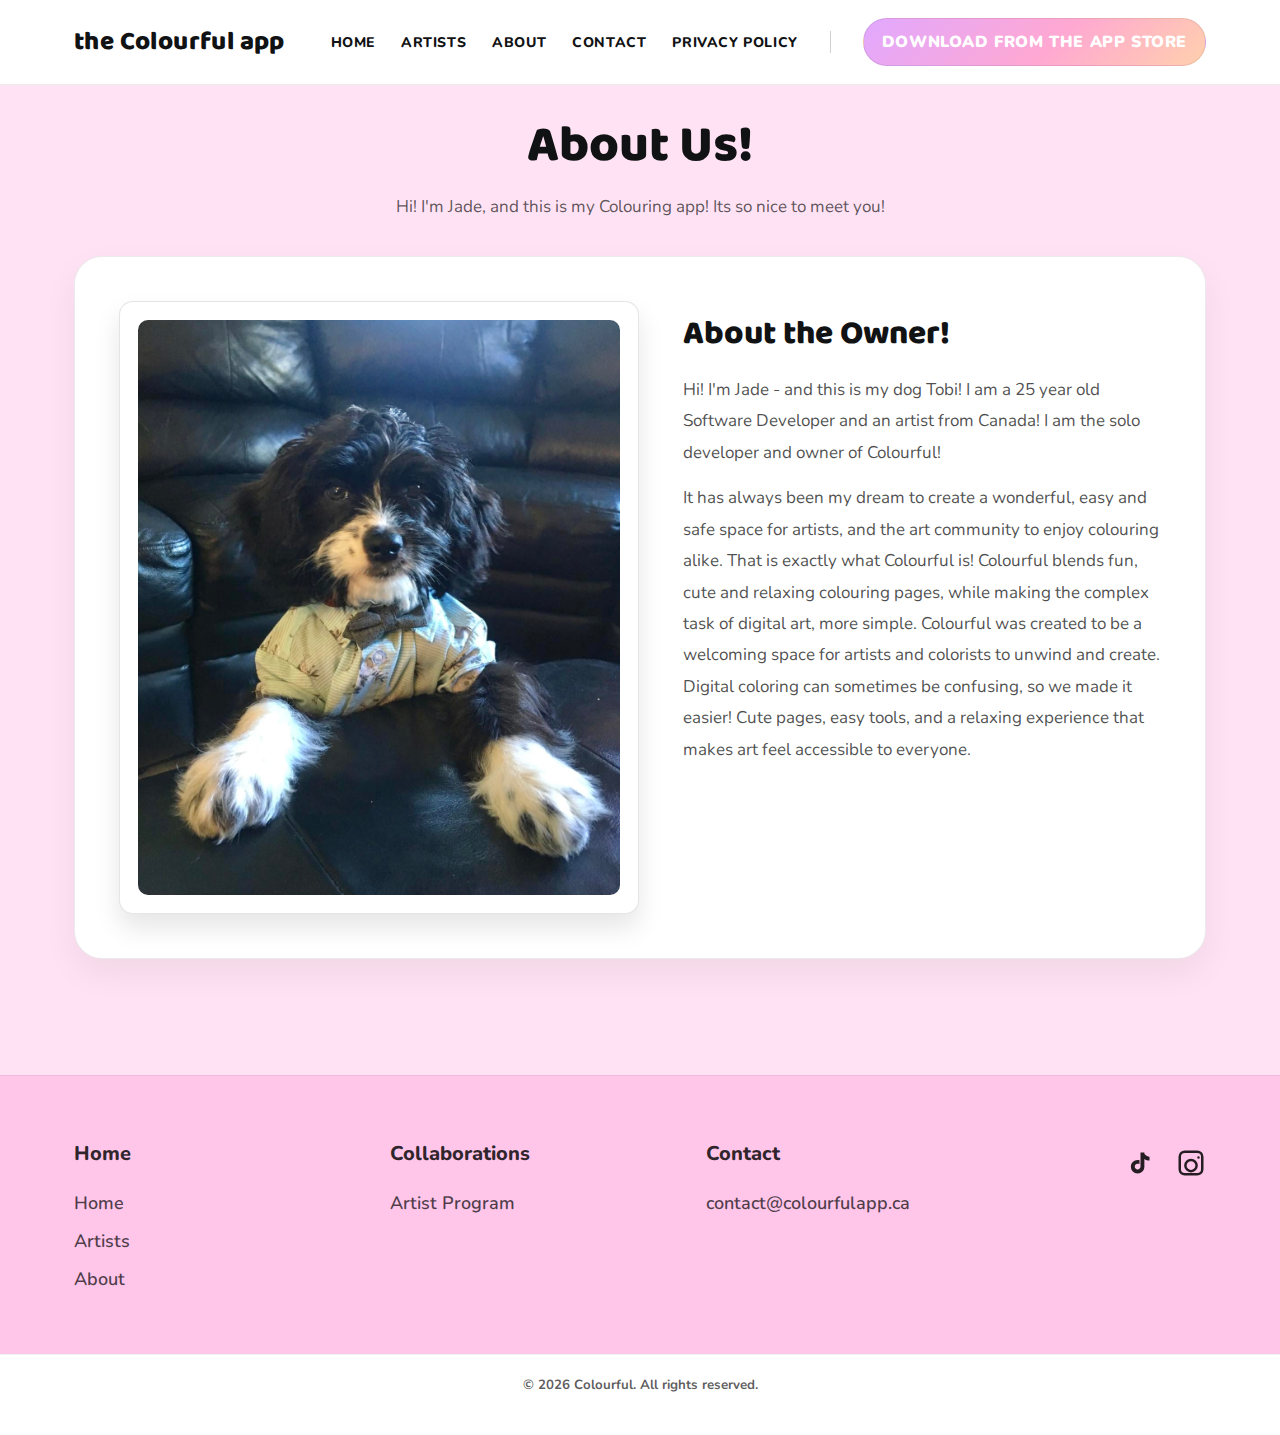
<file: about.html>
<!doctype html>
<html lang="en">
<head>
  <meta charset="UTF-8" />
  <meta name="viewport" content="width=device-width, initial-scale=1.0" />
  <title>Artists | Colourful</title>

  <link rel="preconnect" href="https://fonts.googleapis.com">
  <link rel="preconnect" href="https://fonts.gstatic.com" crossorigin>
  <link href="https://fonts.googleapis.com/css2?family=Nunito:wght@400;600;700;800&family=Baloo+2:wght@600;700;800&display=swap" rel="stylesheet">

  <link rel="icon" type="image/png" sizes="32x32" href="./ColourMeicon.png">
<link rel="icon" type="image/png" sizes="16x16" href="./ColourMeicon.png">
<link rel="apple-touch-icon" sizes="180x180" href="./ColourMeicon.png">

  <link rel="stylesheet" href="styles.css" />
  <link rel="icon" href="./ColourMeicon.png">
</head>

<body>

 <!-- Main nav -->
  <header class="header">
    <div class="wrap header__inner">
      <a class="brand" href="#">
        <span class="brand__title">the Colourful app</span>
      </a>

      <button class="navToggle" type="button" aria-label="Open menu" aria-expanded="false" aria-controls="primaryNav">
  ☰
</button>

     <nav class="nav" aria-label="Primary navigation">
     <a href="index.html" class="nav__link">Home</a>
     <a href="artists.html" class="nav__link">Artists</a>
     <a href="about.html" class="nav__link">About</a>
     <a href="contact.html" class="nav__link">Contact</a>
     <a href="privacy.html" class="nav__link">Privacy Policy</a>

        <span class="nav__divider" aria-hidden="true"></span>

        <a class="nav__cta" href="https://apps.apple.com/ca/app/colourful/id6755753703">Download from the App Store</a>
      </nav>
    </div>
  </header>

  <main class="artistsPage">
    <div class="wrap">
      <header class="artistsHeader">
        <h1 class="artistsHeader__title">About Us!</h1>
        <p class="artistsHeader__subtitle">
          Hi! I'm Jade, and this is my Colouring app! Its so nice to meet you!
        </p>
      </header>

      <!-- ====== ARTIST BLOCK 1 ====== -->
      <section class="artistBlock">
        <div class="artistBlock__media">
          <div class="artistBlock__coverFrame">
            <img
              src="./tobi.png"
              alt="Image of Jade's dog, tobi!"
              class="artistBlock__cover"
              loading="lazy"
            />
          </div>

        
        </div>

        <div class="artistBlock__content">
          <h2 class="artistBlock__title">About the Owner!</h2>

         

          <div class="artistBlock__text">
            <p>
              Hi! I'm Jade - and this is my dog Tobi! I am a 25 year old Software Developer and an
              artist from Canada! I am the solo developer and owner of Colourful! 
            </p>
            <p>
              It has always been my dream to create a wonderful, easy and safe space for artists,
              and the art community to enjoy colouring alike. That is exactly what Colourful is! Colourful blends fun, cute
              and relaxing colouring pages, while making the complex task of digital art, more simple. Colourful was created to be a welcoming space for artists 
              and colorists to unwind and create. Digital coloring can sometimes be confusing, so we made it easier! Cute pages, easy tools, and a relaxing experience 
              that makes art feel accessible to everyone.
            </p>
          </div>
        </div>
      </section>

      

    </div>
  </main>


  <!-- ✅ Mega footer moved OUTSIDE the .wrap so it can stretch full width -->
  <section class="megaFooter" aria-label="Footer links">
    <div class="wrap megaFooter__inner">
      <div class="megaFooter__cols">

        <div class="megaFooter__col">
          <h3 class="megaFooter__title">Home</h3>
          <a class="megaFooter__link" href="./index.html">Home</a>
          <a class="megaFooter__link" href="./artists.html">Artists</a>
          <a class="megaFooter__link" href="./about.html">About</a>
        </div>

        <div class="megaFooter__col">
          <h3 class="megaFooter__title">Collaborations</h3>
          <a class="megaFooter__link" href="./artistprogram.html">Artist Program</a>
        </div>

        <div class="megaFooter__col">
  <h3 class="megaFooter__title">Contact</h3>
  <a
    class="megaFooter__link"
    href="mailto:contact@colourfulapp.ca?subject=Colourful%20Support&body=Hi%20Colourful%20team%2C%0A%0A"
  >
    contact@colourfulapp.ca
  </a>
</div>


      </div>

      <div class="megaFooter__social" aria-label="Social links">
        <!-- Replace # with your real links -->
        <a class="socialIcon" href="https://www.tiktok.com/@colourful.app" aria-label="TikTok" target="_blank" rel="noopener noreferrer">
          <svg viewBox="0 0 24 24" aria-hidden="true">
            <path d="M16.7 5.2c1 1 2.3 1.6 3.7 1.7V10c-1.5 0-2.9-.4-4.1-1.2v6.2c0 3-2.4 5.4-5.4 5.4S5.5 18 5.5 15s2.4-5.4 5.4-5.4c.5 0 1 .1 1.5.2v3c-.5-.2-1-.3-1.5-.3-1.3 0-2.3 1-2.3 2.3s1 2.3 2.3 2.3 2.3-1 2.3-2.3V3.5h3c0 .6.2 1.2.5 1.7z"/>
          </svg>
        </a>

        <a class="socialIcon" href="https://www.instagram.com/colourful.app/" aria-label="Instagram" target="_blank" rel="noopener noreferrer">
          <svg viewBox="0 0 24 24" aria-hidden="true">
            <path d="M7 2h10a5 5 0 0 1 5 5v10a5 5 0 0 1-5 5H7a5 5 0 0 1-5-5V7a5 5 0 0 1 5-5zm10 2H7a3 3 0 0 0-3 3v10a3 3 0 0 0 3 3h10a3 3 0 0 0 3-3V7a3 3 0 0 0-3-3zm-5 4.5A5.5 5.5 0 1 1 6.5 14 5.5 5.5 0 0 1 12 8.5zm0 2A3.5 3.5 0 1 0 15.5 14 3.5 3.5 0 0 0 12 10.5zM18 6.6a1 1 0 1 1-1 1 1 1 0 0 1 1-1z"/>
          </svg>
        </a>
      </div>
    </div>
  </section>

  <footer class="footer">
    <div class="wrap footer__inner">
      <small>© <span id="year"></span> Colourful. All rights reserved.</small>
    </div>
  </footer>

  <script>
    document.getElementById("year").textContent = new Date().getFullYear();
  </script>
</body>
</html>
</file>
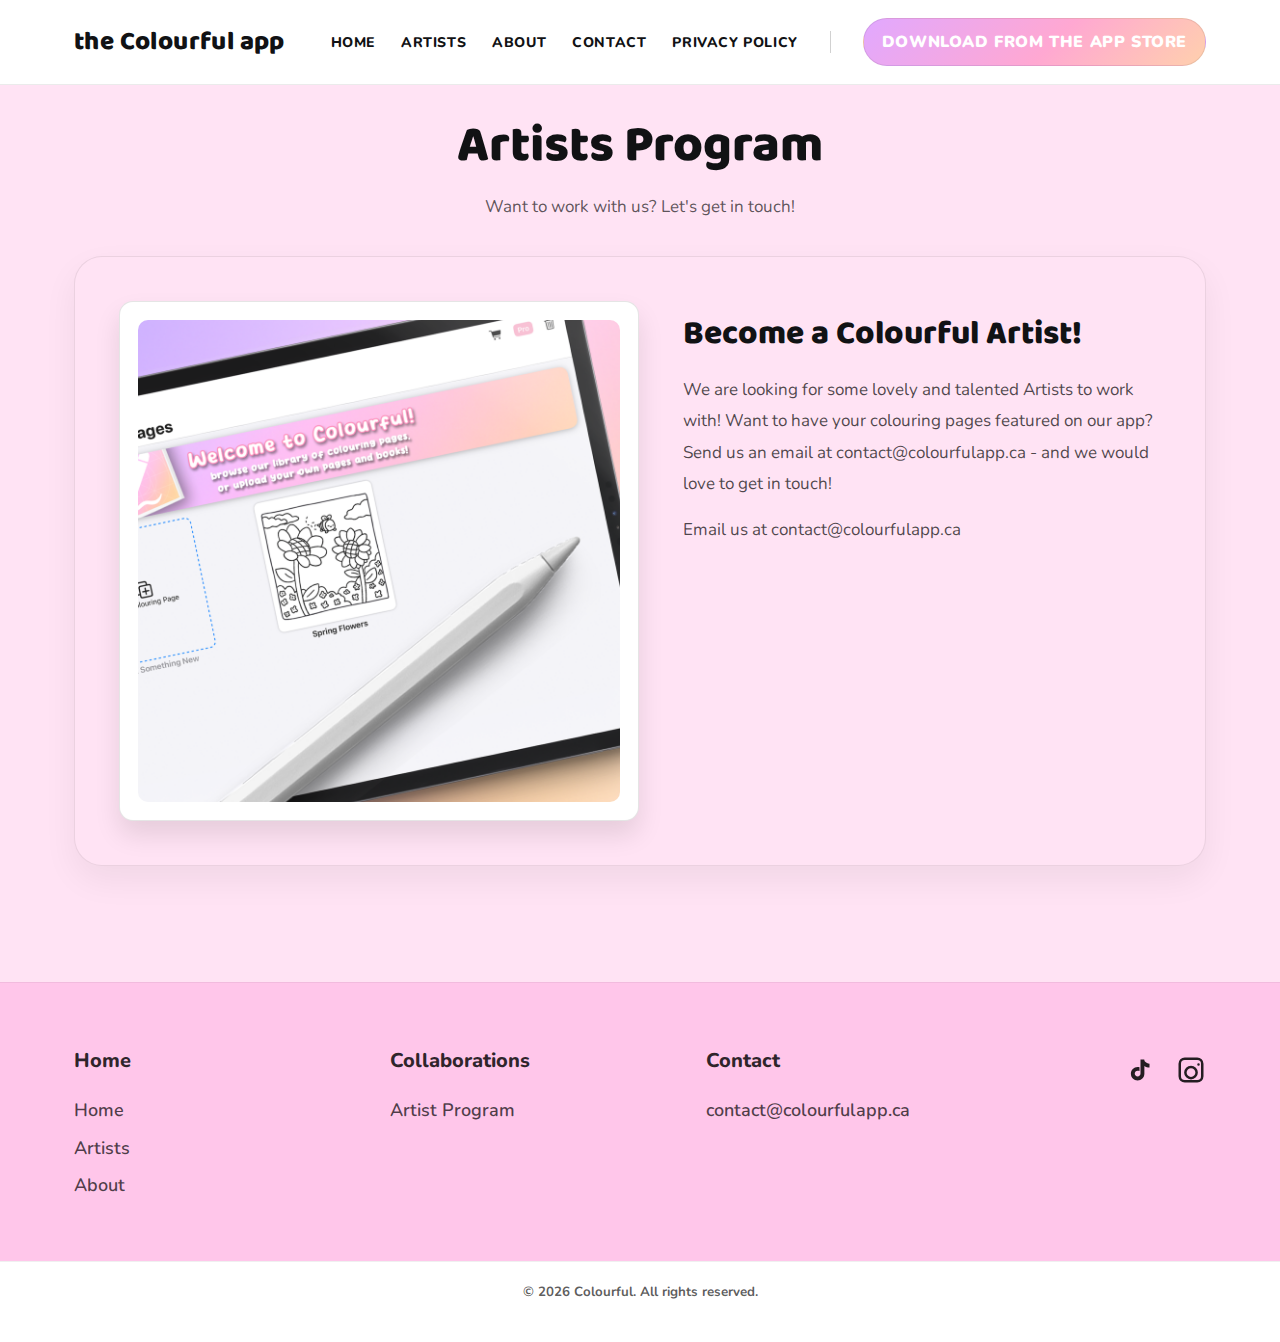
<file: artistprogram.html>
<!doctype html>
<html lang="en">
<head>
  <meta charset="UTF-8" />
  <meta name="viewport" content="width=device-width, initial-scale=1.0" />
  <title>Artists | Colourful</title>

  <link rel="preconnect" href="https://fonts.googleapis.com">
  <link rel="preconnect" href="https://fonts.gstatic.com" crossorigin>
  <link href="https://fonts.googleapis.com/css2?family=Nunito:wght@400;600;700;800&family=Baloo+2:wght@600;700;800&display=swap" rel="stylesheet">

  <link rel="icon" type="image/png" sizes="32x32" href="./ColourMeicon.png">
<link rel="icon" type="image/png" sizes="16x16" href="./ColourMeicon.png">
<link rel="apple-touch-icon" sizes="180x180" href="./ColourMeicon.png">

  <link rel="stylesheet" href="styles.css" />
  <link rel="icon" href="./ColourMeicon.png">
</head>

<body>

 <!-- Main nav -->
  <header class="header">
    <div class="wrap header__inner">
      <a class="brand" href="#">
        <span class="brand__title">the Colourful app</span>
      </a>

      <button class="navToggle" type="button" aria-label="Open menu" aria-expanded="false" aria-controls="primaryNav">
  ☰
</button>

     <nav class="nav" aria-label="Primary navigation">
     <a href="index.html" class="nav__link">Home</a>
     <a href="artists.html" class="nav__link">Artists</a>
     <a href="about.html" class="nav__link">About</a>
     <a href="contact.html" class="nav__link">Contact</a>
     <a href="privacy.html" class="nav__link">Privacy Policy</a>

        <span class="nav__divider" aria-hidden="true"></span>

        <a class="nav__cta" href="https://apps.apple.com/ca/app/colourful/id6755753703">Download from the App Store</a>
      </nav>
    </div>
  </header>

  <main class="artistsPage">
    <div class="wrap">
      <header class="artistsHeader">
        <h1 class="artistsHeader__title">Artists Program</h1>
        <p class="artistsHeader__subtitle">
          Want to work with us? Let's get in touch!
        </p>
      </header>

      <!-- ====== ARTIST BLOCK 1 ====== -->
      <section class="artistBlock artistBlock--program">
        <div class="artistBlock__media">
          <div class="artistBlock__coverFrame">
            <img
              src="./colourfulartistprogram.png"
              alt="Daisy Doodles - Girl Boss coloring book cover"
              class="artistBlock__cover"
              loading="lazy"
            />
          </div>

        
        </div>

        <div class="artistBlock__content">
          <h2 class="artistBlock__title">Become a Colourful Artist!</h2>

         

          <div class="artistBlock__text">
            <p>
              We are looking for some lovely and talented Artists to work with! Want to have your 
              colouring pages featured on our app? Send us an email at contact@colourfulapp.ca - and
              we would love to get in touch! 
            </p>
            <p>
              Email us at contact@colourfulapp.ca
            </p>
          </div>
        </div>
      </section>

      

    </div>
  </main>


  <!-- ✅ Mega footer moved OUTSIDE the .wrap so it can stretch full width -->
  <section class="megaFooter" aria-label="Footer links">
    <div class="wrap megaFooter__inner">
      <div class="megaFooter__cols">

        <div class="megaFooter__col">
          <h3 class="megaFooter__title">Home</h3>
          <a class="megaFooter__link" href="./index.html">Home</a>
          <a class="megaFooter__link" href="./artists.html">Artists</a>
          <a class="megaFooter__link" href="./about.html">About</a>
        </div>

        <div class="megaFooter__col">
          <h3 class="megaFooter__title">Collaborations</h3>
          <a class="megaFooter__link" href="./artistprogram.html">Artist Program</a>
        </div>

        <div class="megaFooter__col">
  <h3 class="megaFooter__title">Contact</h3>
  <a
    class="megaFooter__link"
    href="mailto:contact@colourfulapp.ca?subject=Colourful%20Support&body=Hi%20Colourful%20team%2C%0A%0A"
  >
    contact@colourfulapp.ca
  </a>
</div>


      </div>

      <div class="megaFooter__social" aria-label="Social links">
        <!-- Replace # with your real links -->
        <a class="socialIcon" href="https://www.tiktok.com/@colourful.app" aria-label="TikTok" target="_blank" rel="noopener noreferrer">
          <svg viewBox="0 0 24 24" aria-hidden="true">
            <path d="M16.7 5.2c1 1 2.3 1.6 3.7 1.7V10c-1.5 0-2.9-.4-4.1-1.2v6.2c0 3-2.4 5.4-5.4 5.4S5.5 18 5.5 15s2.4-5.4 5.4-5.4c.5 0 1 .1 1.5.2v3c-.5-.2-1-.3-1.5-.3-1.3 0-2.3 1-2.3 2.3s1 2.3 2.3 2.3 2.3-1 2.3-2.3V3.5h3c0 .6.2 1.2.5 1.7z"/>
          </svg>
        </a>

        <a class="socialIcon" href="https://www.instagram.com/colourful.app/" aria-label="Instagram" target="_blank" rel="noopener noreferrer">
          <svg viewBox="0 0 24 24" aria-hidden="true">
            <path d="M7 2h10a5 5 0 0 1 5 5v10a5 5 0 0 1-5 5H7a5 5 0 0 1-5-5V7a5 5 0 0 1 5-5zm10 2H7a3 3 0 0 0-3 3v10a3 3 0 0 0 3 3h10a3 3 0 0 0 3-3V7a3 3 0 0 0-3-3zm-5 4.5A5.5 5.5 0 1 1 6.5 14 5.5 5.5 0 0 1 12 8.5zm0 2A3.5 3.5 0 1 0 15.5 14 3.5 3.5 0 0 0 12 10.5zM18 6.6a1 1 0 1 1-1 1 1 1 0 0 1 1-1z"/>
          </svg>
        </a>
      </div>
    </div>
  </section>

  <footer class="footer">
    <div class="wrap footer__inner">
      <small>© <span id="year"></span> Colourful. All rights reserved.</small>
    </div>
  </footer>

  <script>
    document.getElementById("year").textContent = new Date().getFullYear();
  </script>
</body>
</html>
</file>
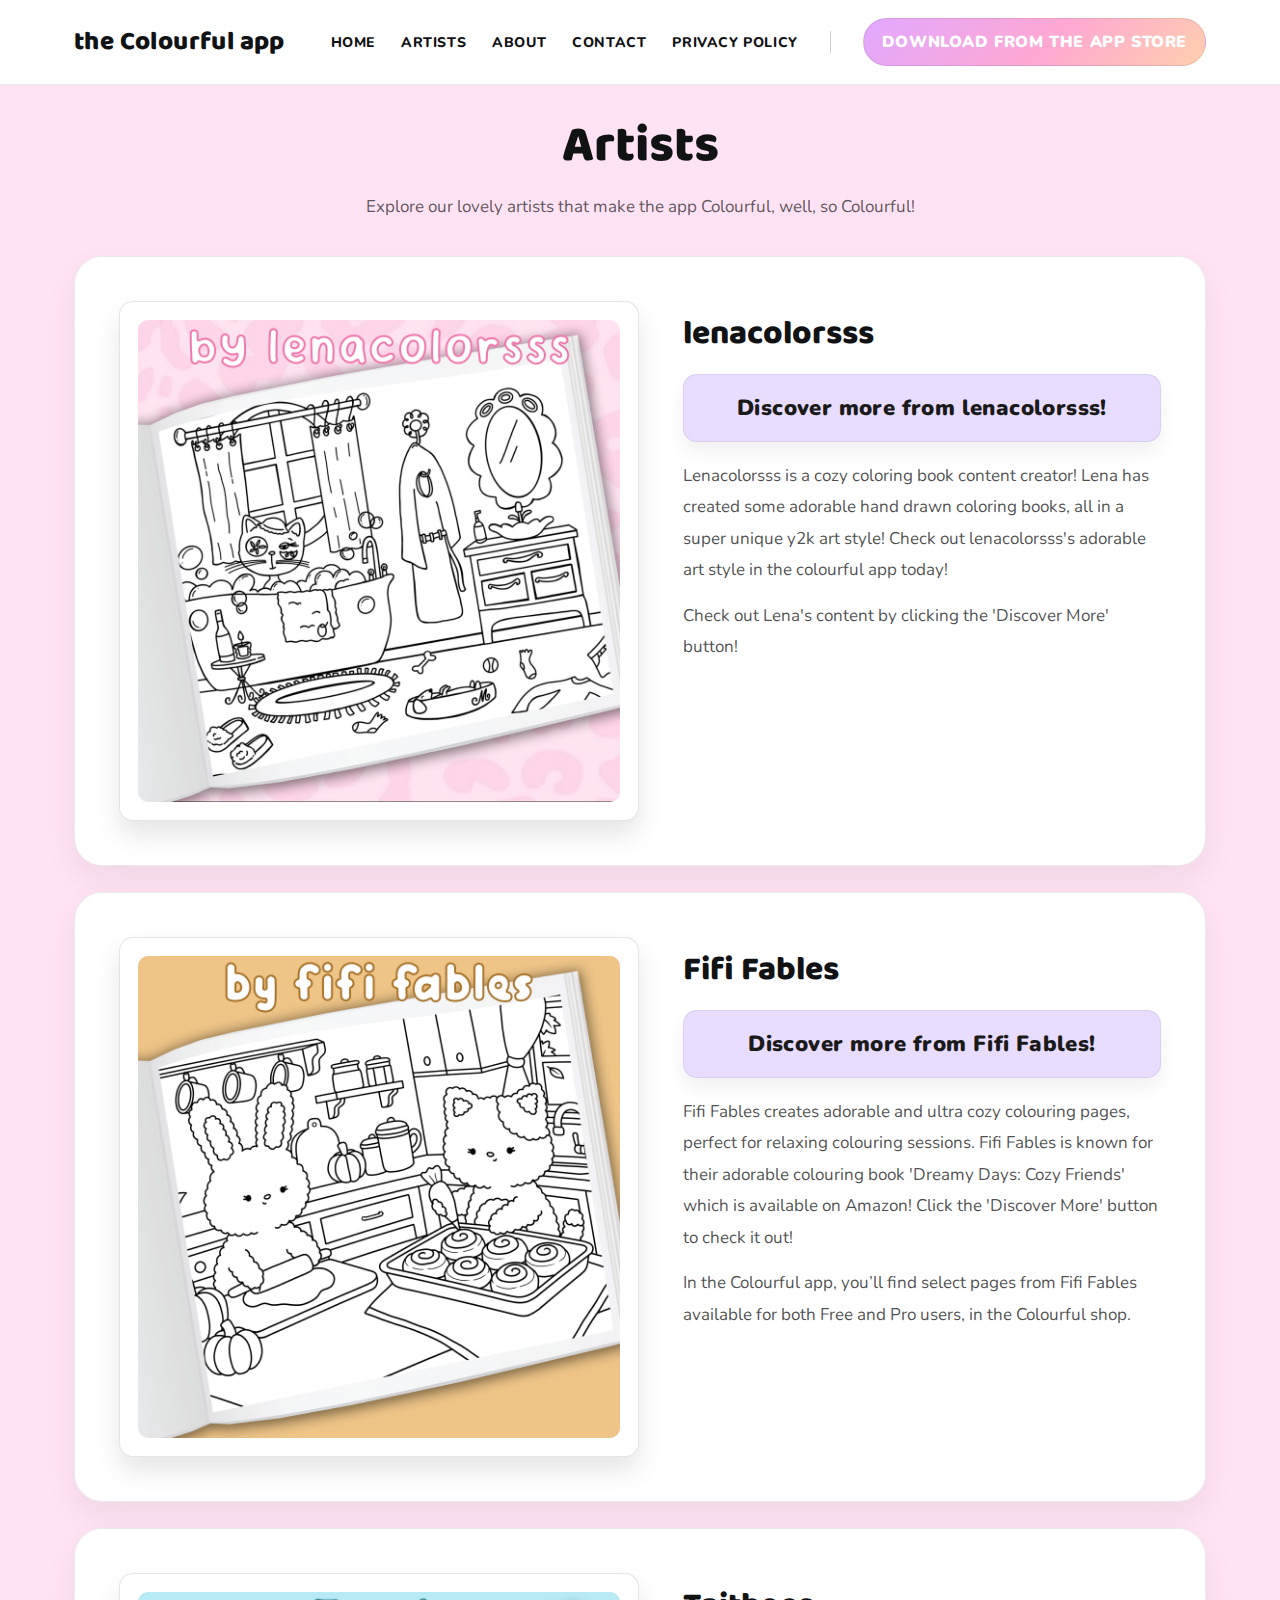
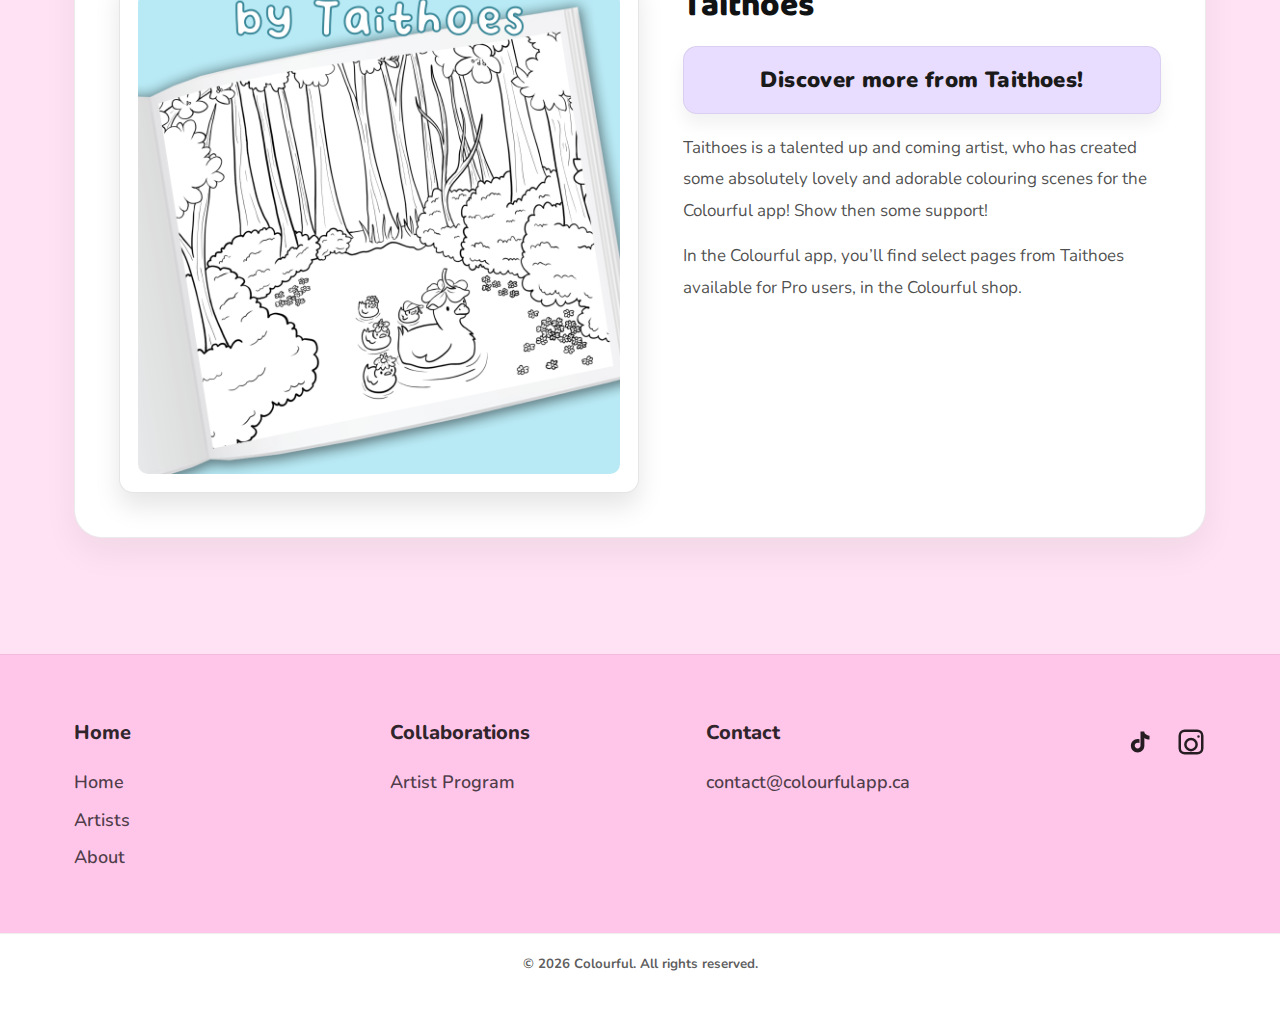
<file: artists.html>
<!doctype html>
<html lang="en">
<head>
  <meta charset="UTF-8" />
  <meta name="viewport" content="width=device-width, initial-scale=1.0" />
  <title>Artists | Colourful</title>

  <link rel="preconnect" href="https://fonts.googleapis.com">
  <link rel="preconnect" href="https://fonts.gstatic.com" crossorigin>
  <link href="https://fonts.googleapis.com/css2?family=Nunito:wght@400;600;700;800&family=Baloo+2:wght@600;700;800&display=swap" rel="stylesheet">

 <link rel="icon" type="image/png" sizes="32x32" href="./ColourMeicon.png">
<link rel="icon" type="image/png" sizes="16x16" href="./ColourMeicon.png">
<link rel="apple-touch-icon" sizes="180x180" href="./ColourMeicon.png">

  <link rel="stylesheet" href="styles.css" />
  <link rel="icon" href="./ColourMeicon.png">
</head>

<body>

 <!-- Main nav -->
  <header class="header">
    <div class="wrap header__inner">
      <a class="brand" href="#">
        <span class="brand__title">the Colourful app</span>
      </a>

      <button class="navToggle" type="button" aria-label="Open menu" aria-expanded="false" aria-controls="primaryNav">
  ☰
</button>

      <nav class="nav" aria-label="Primary navigation">
        <a href="index.html" class="nav__link">Home</a>
        <a href="artists.html" class="nav__link">Artists</a>
        <a href="about.html" class="nav__link">About</a>
        <a href="contact.html" class="nav__link">Contact</a>
        <a href="privacy.html" class="nav__link">Privacy Policy</a>

        <span class="nav__divider" aria-hidden="true"></span>

        <a class="nav__cta" href="https://apps.apple.com/ca/app/colourful/id6755753703">Download from the App Store</a>
      </nav>
    </div>
  </header>

  <main class="artistsPage">
    <div class="wrap">
      <header class="artistsHeader">
        <h1 class="artistsHeader__title">Artists</h1>
        <p class="artistsHeader__subtitle">
          Explore our lovely artists that make the app Colourful, well, so Colourful!
        </p>
      </header>

         <!-- ====== ARTIST BLOCK 1 ====== -->
      <section class="artistBlock">
        <div class="artistBlock__media">
          <div class="artistBlock__coverFrame">
            <img
              src="./lenaspadaythumb.png"
              alt="Lenacolorsss"
              class="artistBlock__cover"
              loading="lazy"
            />
          </div>

        
        </div>

        <div class="artistBlock__content">
          <h2 class="artistBlock__title">lenacolorsss</h2>

          <a class="artistBlock__cta" href="https://www.tiktok.com/@lenacolorsss" 
          target="_blank" rel="noopener">
            Discover more from lenacolorsss!
          </a>

          <div class="artistBlock__text">
            <p>
              Lenacolorsss is a cozy coloring book content creator! Lena has created some adorable 
              hand drawn coloring books, all in a super unique y2k art style! Check out lenacolorsss's
              adorable art style in the colourful app today!  
              
            </p>
            <p>
              Check out Lena's content by 
              clicking the 'Discover More' button!
            </p>
          </div>
        </div>
      </section>

      <!-- ====== ARTIST BLOCK 1 ====== -->
      <section class="artistBlock">
        <div class="artistBlock__media">
          <div class="artistBlock__coverFrame">
            <img
              src="./cinnamonmomentsthumb.png"
              alt="fifi fables"
              class="artistBlock__cover"
              loading="lazy"
            />
          </div>

        
        </div>

        <div class="artistBlock__content">
          <h2 class="artistBlock__title">Fifi Fables</h2>

          <a class="artistBlock__cta" href="https://www.amazon.ca/Dreamy-Days-Cozy-Friends-Colouring/dp/B0FQK3J9VB/ref=asc_df_B0FQK3J9VB?mcid=b9882c19ec7d3d87ab3d9bd821ff9815&tag=googleshopc0c-20&linkCode=df0&hvadid=770355203161&hvpos=&hvnetw=g&hvrand=10582495898805740659&hvpone=&hvptwo=&hvqmt=&hvdev=c&hvdvcmdl=&hvlocint=&hvlocphy=9001619&hvtargid=pla-2440424014529&psc=1&hvocijid=10582495898805740659-B0FQK3J9VB-&hvexpln=0&gad_source=1" 
          target="_blank" rel="noopener">
            Discover more from Fifi Fables!
          </a>

          <div class="artistBlock__text">
            <p>
              Fifi Fables creates adorable and ultra cozy colouring pages, perfect for relaxing colouring sessions. 
              Fifi Fables is known for their adorable colouring book 
              'Dreamy Days: Cozy Friends' which is available on Amazon!
              Click the 'Discover More' button to check it out!
            </p>
            <p>
              In the Colourful app, you’ll find select pages from Fifi Fables available
              for both Free and Pro users, in the Colourful shop.
            </p>
          </div>
        </div>
      </section>

      <!-- ====== ARTIST BLOCK 2 (copy/paste for more) ====== -->
      <section class="artistBlock">
        <div class="artistBlock__media">
          <div class="artistBlock__coverFrame">
            <img
              src="./cozyduckpondthumb.png"
              alt="Fifi Fables featured coloring pages"
              class="artistBlock__cover"
              loading="lazy"
            />
          </div>

          
        </div>

        <div class="artistBlock__content">
          <h2 class="artistBlock__title">Taithoes</h2>

          <a class="artistBlock__cta" href="https://www.instagram.com/taith.oes/" target="_blank" rel="noopener">
            Discover more from Taithoes!
          </a>

          <div class="artistBlock__text">
            <p>
              Taithoes is a talented up and coming artist, who has created some absolutely lovely
              and adorable colouring scenes for the Colourful app! Show then some support!

            </p>
            <p>
                In the Colourful app, you’ll find select pages from Taithoes available
              for Pro users, in the Colourful shop.
              
            </p>
          </div>
        </div>
      </section>

    </div>
  </main>


  <!-- ✅ Mega footer moved OUTSIDE the .wrap so it can stretch full width -->
  <section class="megaFooter" aria-label="Footer links">
    <div class="wrap megaFooter__inner">
      <div class="megaFooter__cols">

        <div class="megaFooter__col">
          <h3 class="megaFooter__title">Home</h3>
          <a class="megaFooter__link" href="./index.html">Home</a>
          <a class="megaFooter__link" href="./artists.html">Artists</a>
          <a class="megaFooter__link" href="./about.html">About</a>
        </div>

        <div class="megaFooter__col">
          <h3 class="megaFooter__title">Collaborations</h3>
          <a class="megaFooter__link" href="./artistprogram.html">Artist Program</a>
        </div>

        <div class="megaFooter__col">
  <h3 class="megaFooter__title">Contact</h3>
  <a
    class="megaFooter__link"
    href="mailto:contact@colourfulapp.ca?subject=Colourful%20Support&body=Hi%20Colourful%20team%2C%0A%0A"
  >
    contact@colourfulapp.ca
  </a>
</div>


      </div>

     <div class="megaFooter__social" aria-label="Social links">
        <!-- Replace # with your real links -->
        <a class="socialIcon" href="https://www.tiktok.com/@colourful.app" aria-label="TikTok" target="_blank" rel="noopener noreferrer">
          <svg viewBox="0 0 24 24" aria-hidden="true">
            <path d="M16.7 5.2c1 1 2.3 1.6 3.7 1.7V10c-1.5 0-2.9-.4-4.1-1.2v6.2c0 3-2.4 5.4-5.4 5.4S5.5 18 5.5 15s2.4-5.4 5.4-5.4c.5 0 1 .1 1.5.2v3c-.5-.2-1-.3-1.5-.3-1.3 0-2.3 1-2.3 2.3s1 2.3 2.3 2.3 2.3-1 2.3-2.3V3.5h3c0 .6.2 1.2.5 1.7z"/>
          </svg>
        </a>

        <a class="socialIcon" href="https://www.instagram.com/colourful.app/" aria-label="Instagram" target="_blank" rel="noopener noreferrer">
          <svg viewBox="0 0 24 24" aria-hidden="true">
            <path d="M7 2h10a5 5 0 0 1 5 5v10a5 5 0 0 1-5 5H7a5 5 0 0 1-5-5V7a5 5 0 0 1 5-5zm10 2H7a3 3 0 0 0-3 3v10a3 3 0 0 0 3 3h10a3 3 0 0 0 3-3V7a3 3 0 0 0-3-3zm-5 4.5A5.5 5.5 0 1 1 6.5 14 5.5 5.5 0 0 1 12 8.5zm0 2A3.5 3.5 0 1 0 15.5 14 3.5 3.5 0 0 0 12 10.5zM18 6.6a1 1 0 1 1-1 1 1 1 0 0 1 1-1z"/>
          </svg>
        </a>
      </div>
    </div>
  </section>

  <footer class="footer">
    <div class="wrap footer__inner">
      <small>© <span id="year"></span> Colourful. All rights reserved.</small>
    </div>
  </footer>

  <script>
    document.getElementById("year").textContent = new Date().getFullYear();
  </script>
</body>
</html>
</file>
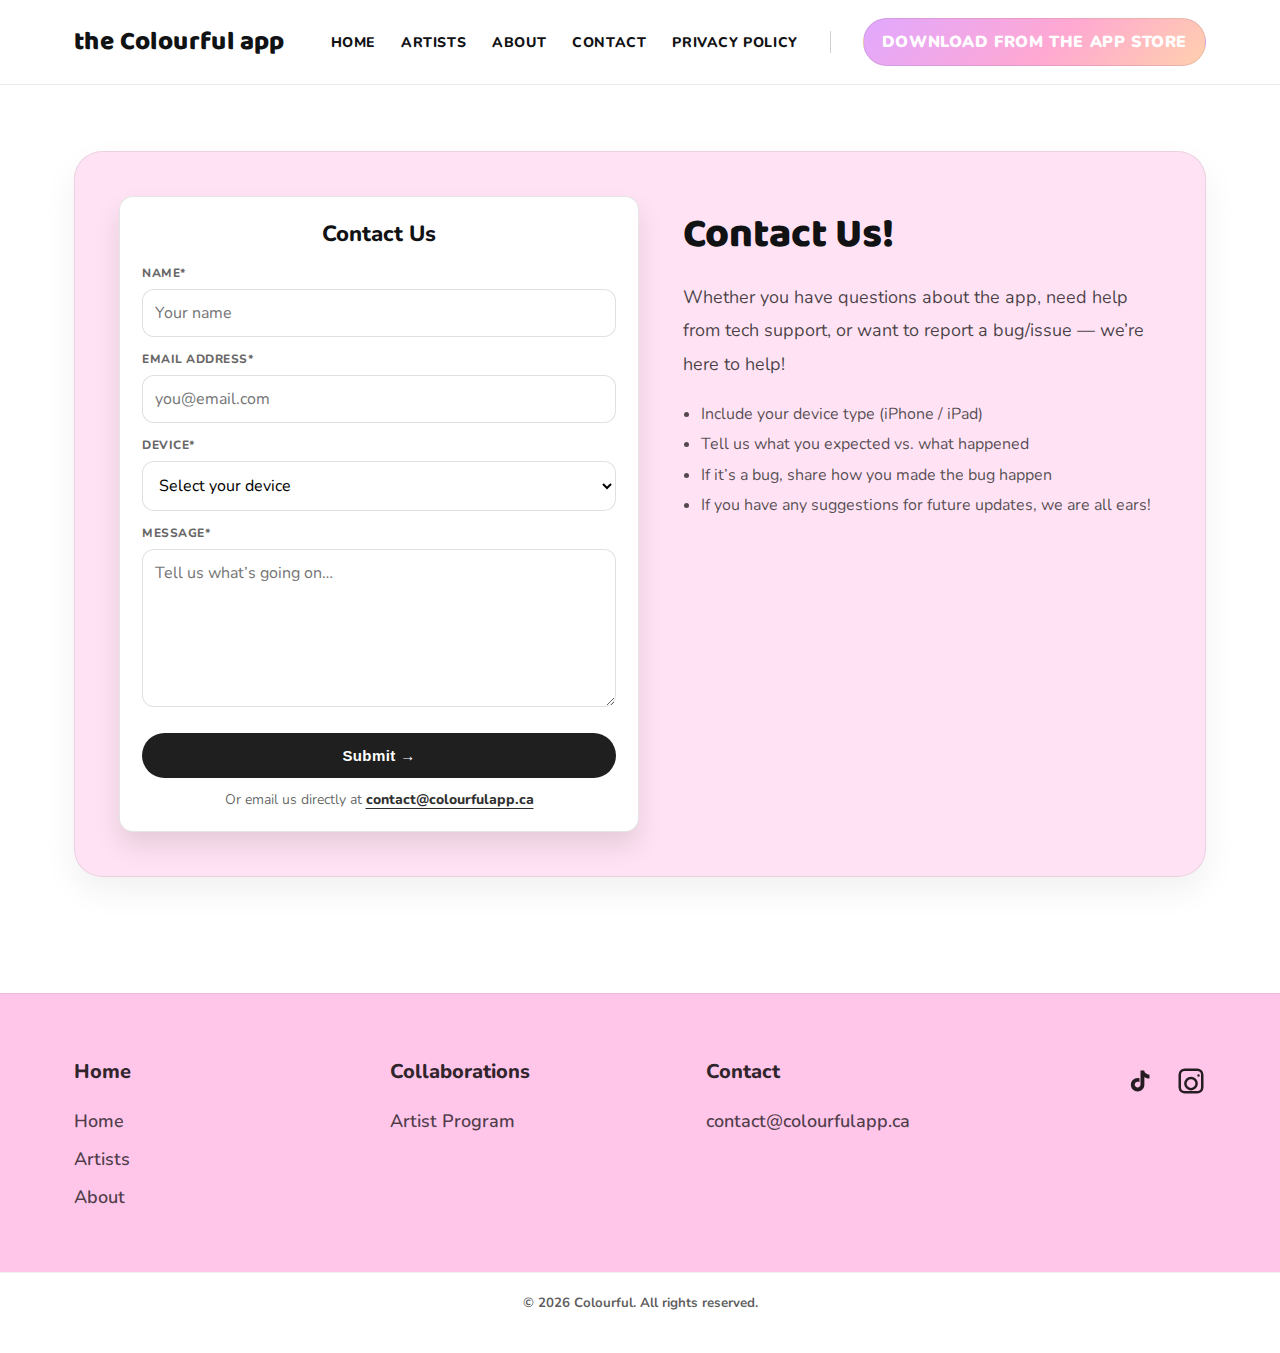
<file: contact.html>
<!-- contact.html -->
<!doctype html>
<html lang="en">
<head>
  <meta charset="UTF-8" />
  <meta name="viewport" content="width=device-width, initial-scale=1.0" />
  <title>Contact | Colourful</title>

  <link rel="preconnect" href="https://fonts.googleapis.com">
  <link rel="preconnect" href="https://fonts.gstatic.com" crossorigin>
  <link href="https://fonts.googleapis.com/css2?family=Baloo+2:wght@500;700;800&family=Nunito:wght@400;700;800&display=swap" rel="stylesheet">

   <link rel="icon" type="image/png" sizes="32x32" href="./ColourMeicon.png">
<link rel="icon" type="image/png" sizes="16x16" href="./ColourMeicon.png">
<link rel="apple-touch-icon" sizes="180x180" href="./ColourMeicon.png">

  <link rel="stylesheet" href="styles.css" />
</head>

<body>
  <!-- Main nav -->
  <header class="header">
    <div class="wrap header__inner">
      <a class="brand" href="index.html">
        <span class="brand__title">the Colourful app</span>
      </a>

      <button class="navToggle" type="button" aria-label="Open menu" aria-expanded="false">
        ☰
      </button>

      <nav class="nav" aria-label="Primary navigation">
        <a href="index.html" class="nav__link">Home</a>
        <a href="artists.html" class="nav__link">Artists</a>
        <a href="about.html" class="nav__link">About</a>
        <a href="contact.html" class="nav__link isActive" aria-current="page">Contact</a>
        <a href="privacy.html" class="nav__link">Privacy Policy</a>

        <span class="nav__divider" aria-hidden="true"></span>

        <a class="nav__cta" href="https://apps.apple.com/ca/app/colourful/id6755753703">Download from the App Store</a>
      </nav>
    </div>
  </header>

  <!-- Page -->
  <main class="contactPage">
    <div class="wrap">
      <section class="contactBlock" aria-label="Contact form">
        <!-- LEFT: form card inside a cute background panel -->
        <div class="contactBlock__media">
          <div class="contactCard">
            <h2 class="contactCard__title">Contact Us</h2>

            <!-- ✅ Option A (recommended): connect to Formspree (replace with your real endpoint)
                 action="https://formspree.io/f/YOUR_FORM_ID"

                 ✅ Option B (simple but less reliable): mailto
                 action="mailto:contact@colourfulapp.ca" enctype="text/plain"
            -->
            <form id="contactForm" class="contactForm" action="https://formspree.io/f/xpqzlrkk" method="POST">


              <div class="field">
                <label for="name">Name<span aria-hidden="true">*</span></label>
                <input id="name" name="name" type="text" placeholder="Your name" required />
              </div>

              <div class="field">
                <label for="email">Email Address<span aria-hidden="true">*</span></label>
                <input id="email" name="email" type="email" placeholder="you@email.com" required />
              </div>

              <div class="field">
                <label for="device">Device<span aria-hidden="true">*</span></label>
                <select id="device" name="device" required>
                  <option value="" selected disabled>Select your device</option>
                  <option value="iPhone">iPhone</option>
                  <option value="iPad">iPad</option>
                  <option value="Other">Other</option>
                </select>
              </div>

              <div class="field">
                <label for="message">Message<span aria-hidden="true">*</span></label>
                <textarea id="message" name="message" rows="6" placeholder="Tell us what’s going on…" required></textarea>
              </div>

              <button class="contactForm__submit" type="submit">
                Submit →
              </button>

              <p class="contactForm__hint">
                Or email us directly at
                <a href="mailto:contact@colourfulapp.ca">contact@colourfulapp.ca</a>
              </p>
            </form>
          </div>
        </div>

        <!-- RIGHT: text -->
        <div class="contactBlock__content">
          <h1 class="contactBlock__title">Contact Us!</h1>

          <p class="contactBlock__text">
            Whether you have questions about the app, need help from tech support, or want to report a bug/issue —
            we’re here to help!
          </p>

          <ul class="contactBlock__bullets">
            <li>Include your device type (iPhone / iPad)</li>
            <li>Tell us what you expected vs. what happened</li>
            <li>If it’s a bug, share how you made the bug happen</li>
            <li>If you have any suggestions for future updates, we are all ears!</li>
          </ul>
        </div>
      </section>
    </div>
  </main>

  <!-- ✅ Mega footer moved OUTSIDE the .wrap so it can stretch full width -->
  <section class="megaFooter" aria-label="Footer links">
    <div class="wrap megaFooter__inner">
      <div class="megaFooter__cols">

        <div class="megaFooter__col">
          <h3 class="megaFooter__title">Home</h3>
          <a class="megaFooter__link" href="./index.html">Home</a>
          <a class="megaFooter__link" href="./artists.html">Artists</a>
          <a class="megaFooter__link" href="./about.html">About</a>
        </div>

        <div class="megaFooter__col">
          <h3 class="megaFooter__title">Collaborations</h3>
          <a class="megaFooter__link" href="./artistprogram.html">Artist Program</a>
        </div>

        <div class="megaFooter__col">
  <h3 class="megaFooter__title">Contact</h3>
  <a
    class="megaFooter__link"
    href="mailto:contact@colourfulapp.ca?subject=Colourful%20Support&body=Hi%20Colourful%20team%2C%0A%0A"
  >
    contact@colourfulapp.ca
  </a>
</div>


      </div>

      <div class="megaFooter__social" aria-label="Social links">
        <!-- Replace # with your real links -->
        <a class="socialIcon" href="https://www.tiktok.com/@colourful.app" aria-label="TikTok" target="_blank" rel="noopener noreferrer">
          <svg viewBox="0 0 24 24" aria-hidden="true">
            <path d="M16.7 5.2c1 1 2.3 1.6 3.7 1.7V10c-1.5 0-2.9-.4-4.1-1.2v6.2c0 3-2.4 5.4-5.4 5.4S5.5 18 5.5 15s2.4-5.4 5.4-5.4c.5 0 1 .1 1.5.2v3c-.5-.2-1-.3-1.5-.3-1.3 0-2.3 1-2.3 2.3s1 2.3 2.3 2.3 2.3-1 2.3-2.3V3.5h3c0 .6.2 1.2.5 1.7z"/>
          </svg>
        </a>

        <a class="socialIcon" href="https://www.instagram.com/colourful.app/" aria-label="Instagram" target="_blank" rel="noopener noreferrer">
          <svg viewBox="0 0 24 24" aria-hidden="true">
            <path d="M7 2h10a5 5 0 0 1 5 5v10a5 5 0 0 1-5 5H7a5 5 0 0 1-5-5V7a5 5 0 0 1 5-5zm10 2H7a3 3 0 0 0-3 3v10a3 3 0 0 0 3 3h10a3 3 0 0 0 3-3V7a3 3 0 0 0-3-3zm-5 4.5A5.5 5.5 0 1 1 6.5 14 5.5 5.5 0 0 1 12 8.5zm0 2A3.5 3.5 0 1 0 15.5 14 3.5 3.5 0 0 0 12 10.5zM18 6.6a1 1 0 1 1-1 1 1 1 0 0 1 1-1z"/>
          </svg>
        </a>
      </div>
    </div>
  </section>

  <footer class="footer">
    <div class="wrap footer__inner">
      <small>© <span id="year"></span> Colourful. All rights reserved.</small>
    </div>
  </footer>

  <script>
    document.getElementById("year").textContent = new Date().getFullYear();
  </script>

  <script src="script.js"></script>

 <script>
  document.addEventListener("DOMContentLoaded", () => {
    const form = document.getElementById("contactForm");
    if (!form) return;

    form.addEventListener("submit", async (e) => {
      e.preventDefault();

      const formData = new FormData(form);

      try {
        const res = await fetch(form.action, {
          method: "POST",
          body: formData,
          headers: { "Accept": "application/json" }
        });

        if (res.ok) {
          form.reset();
          window.location.href = "thanks.html";
        } else {
          alert("Oops! Something went wrong submitting the form. Please try again.");
        }
      } catch (err) {
        alert("Network error. Please try again.");
      }
      setTimeout(() => {
  window.location.href = "thanks.html";
}, 800);

    });
  });
</script>


</body>
</html>
</file>
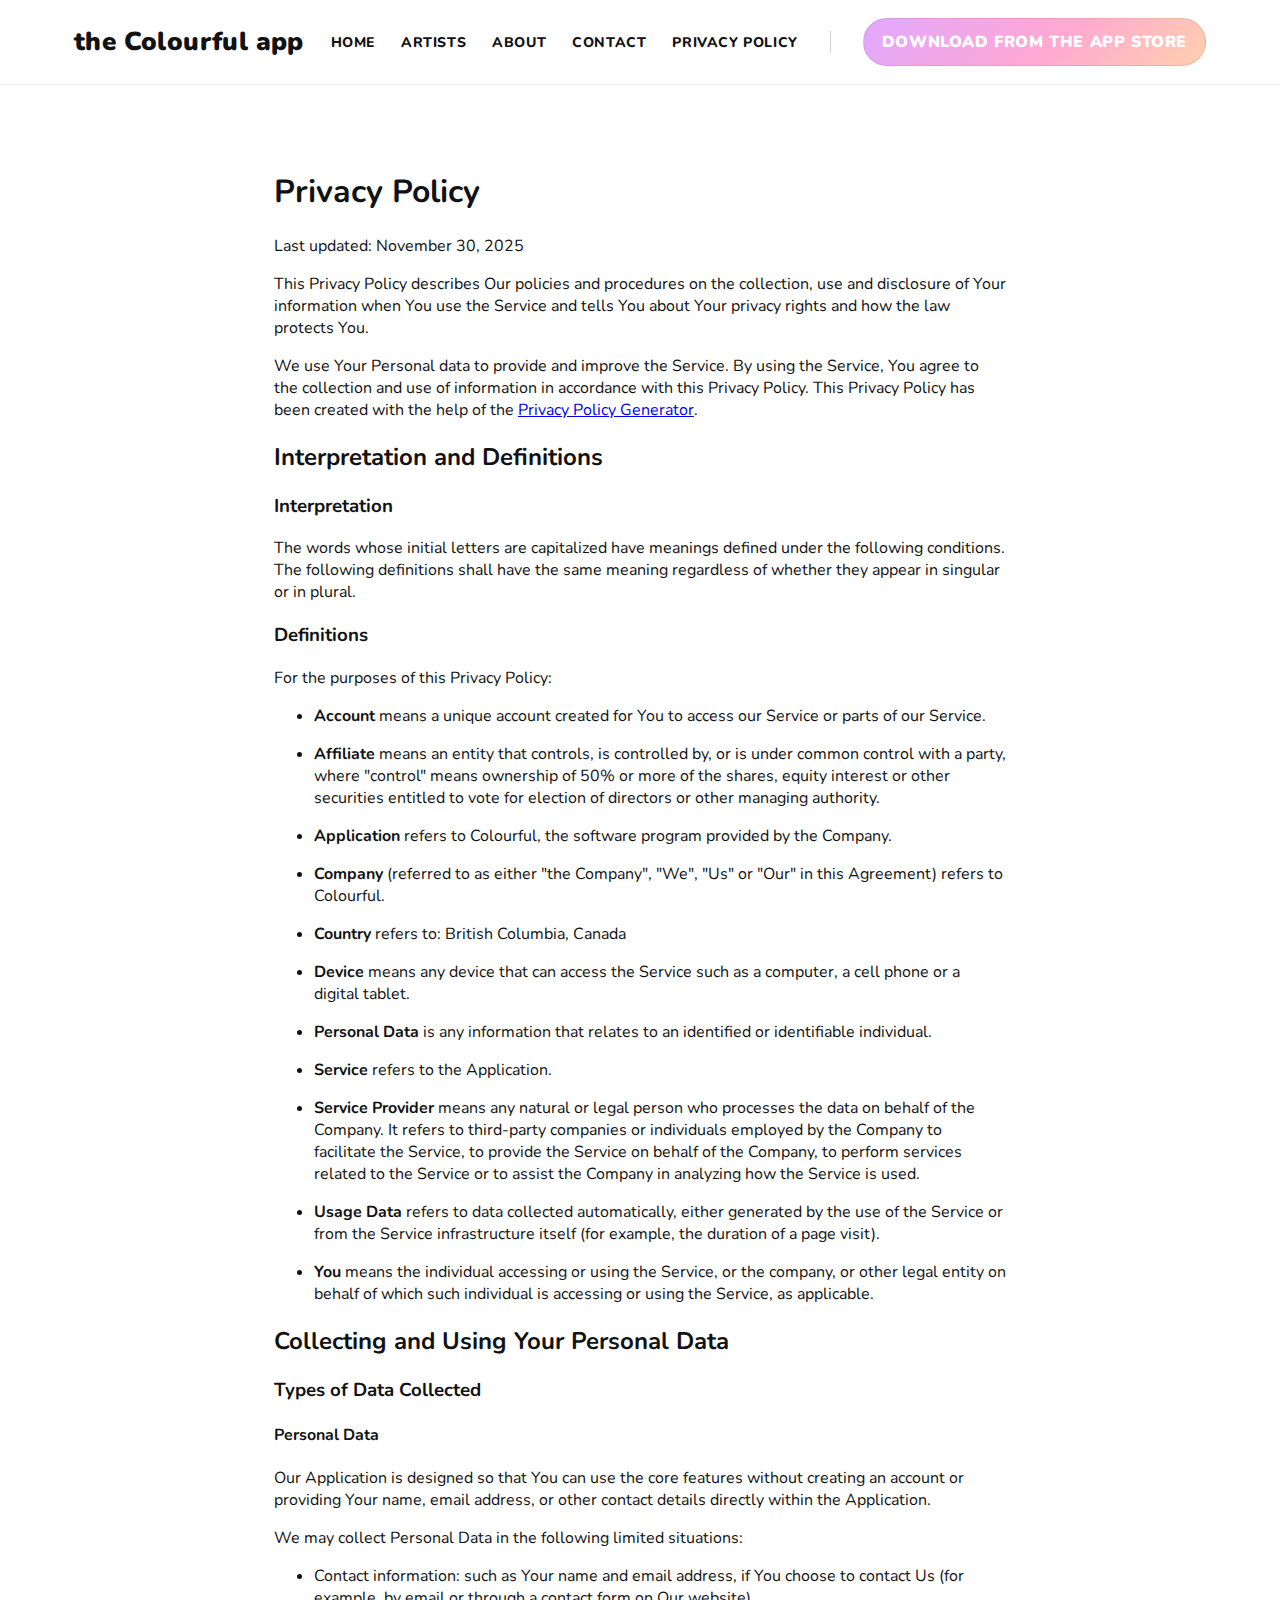
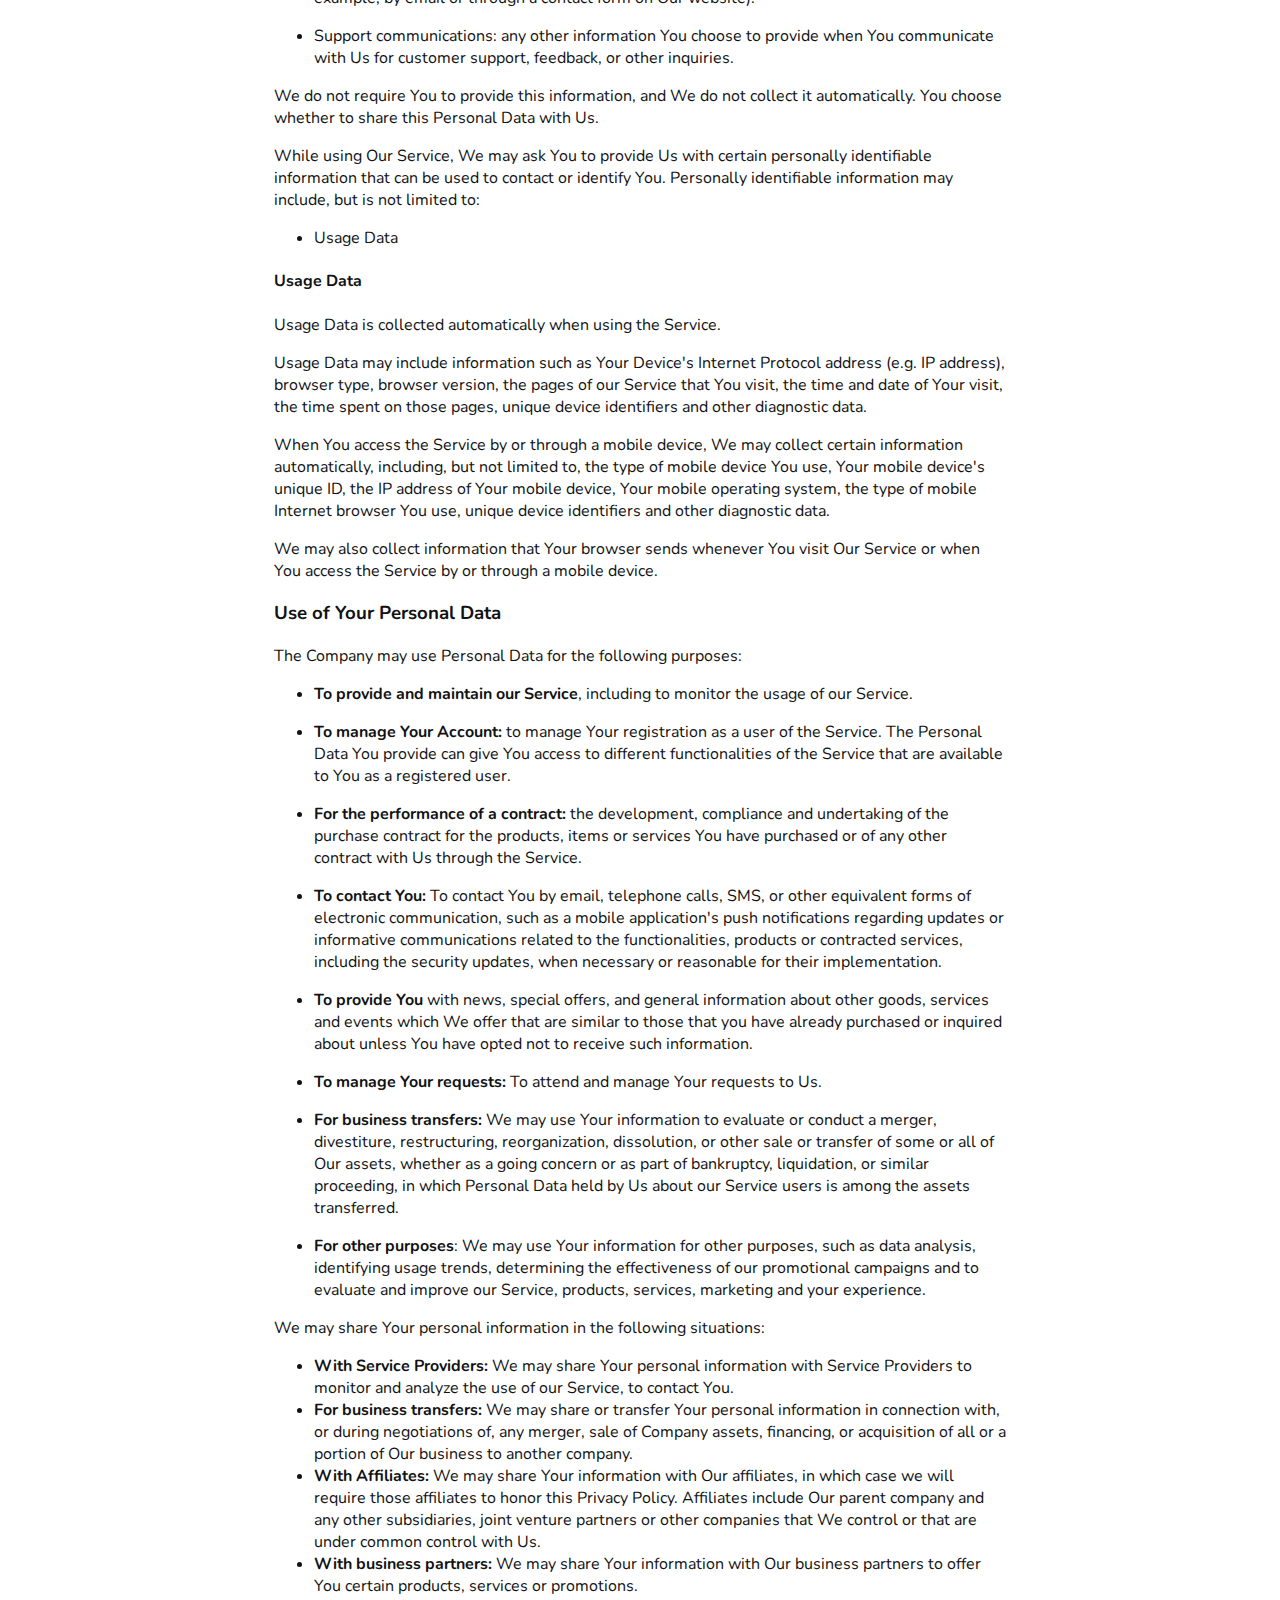
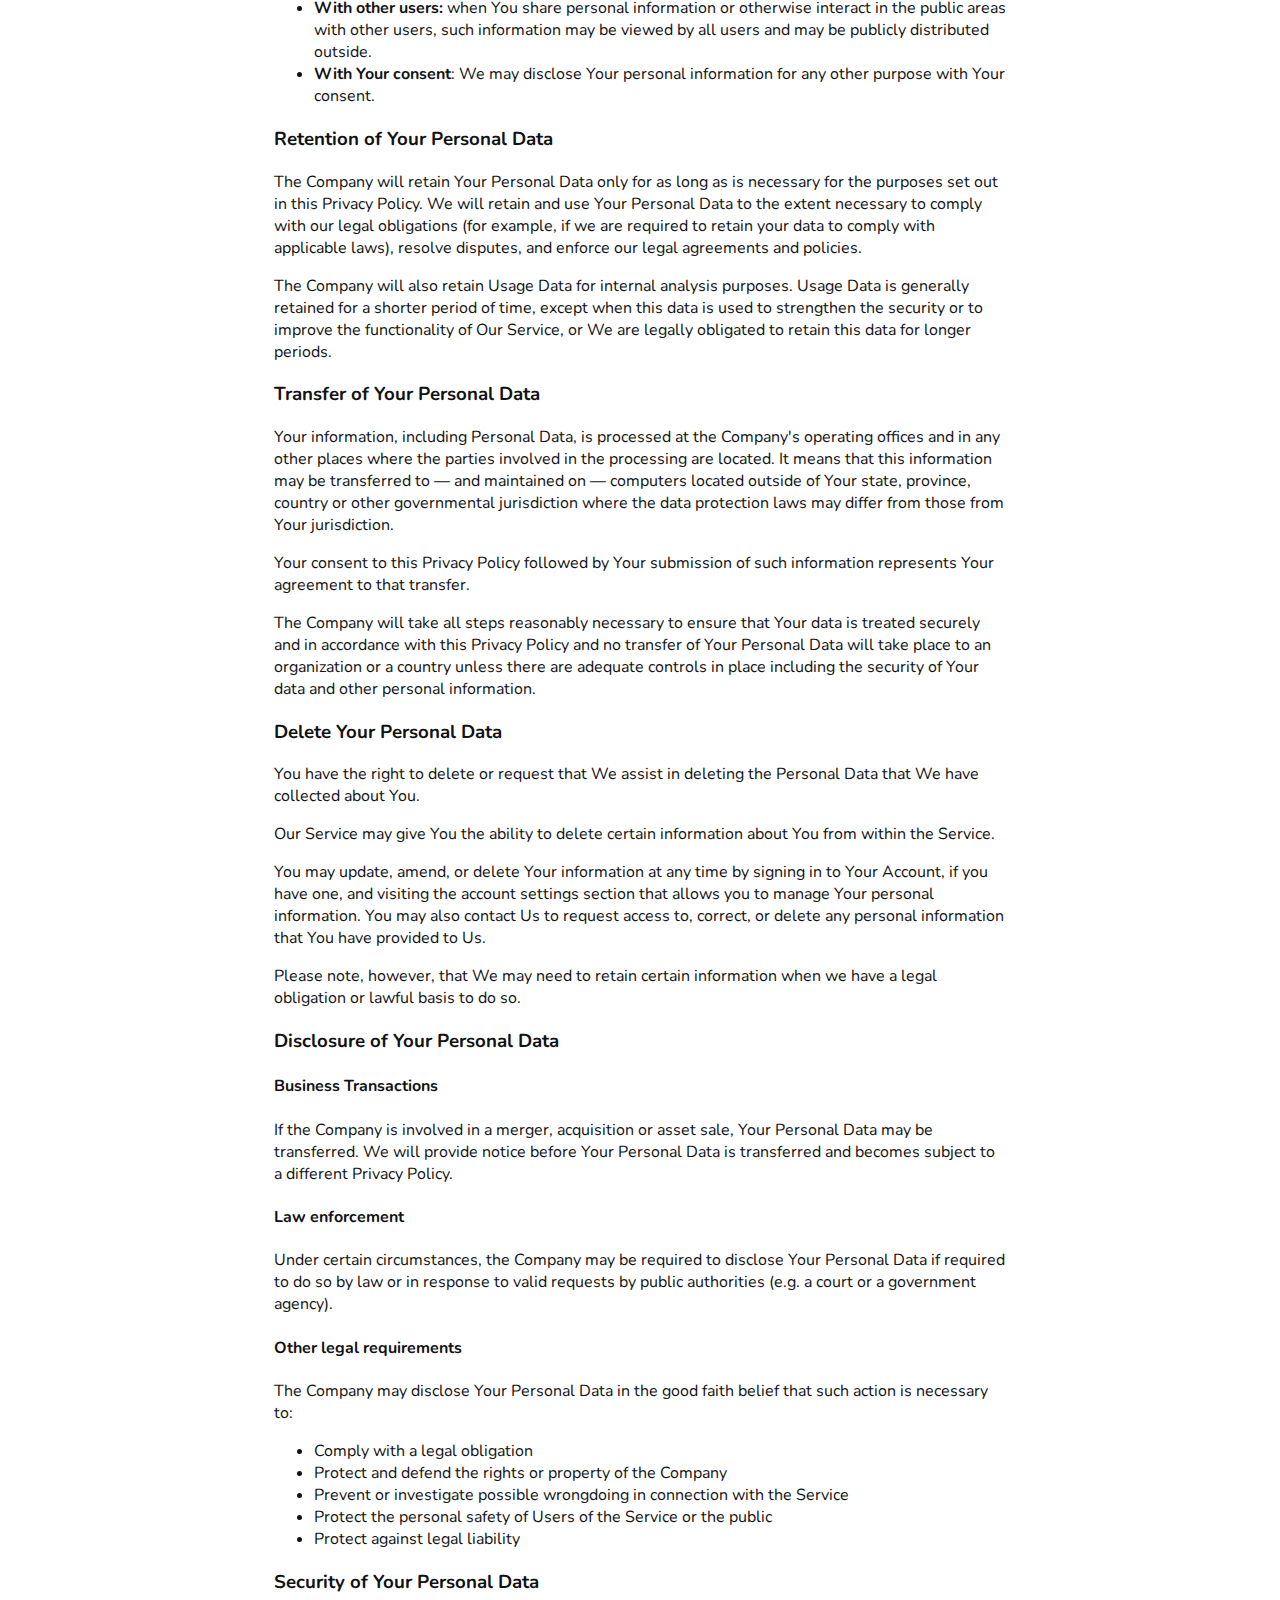
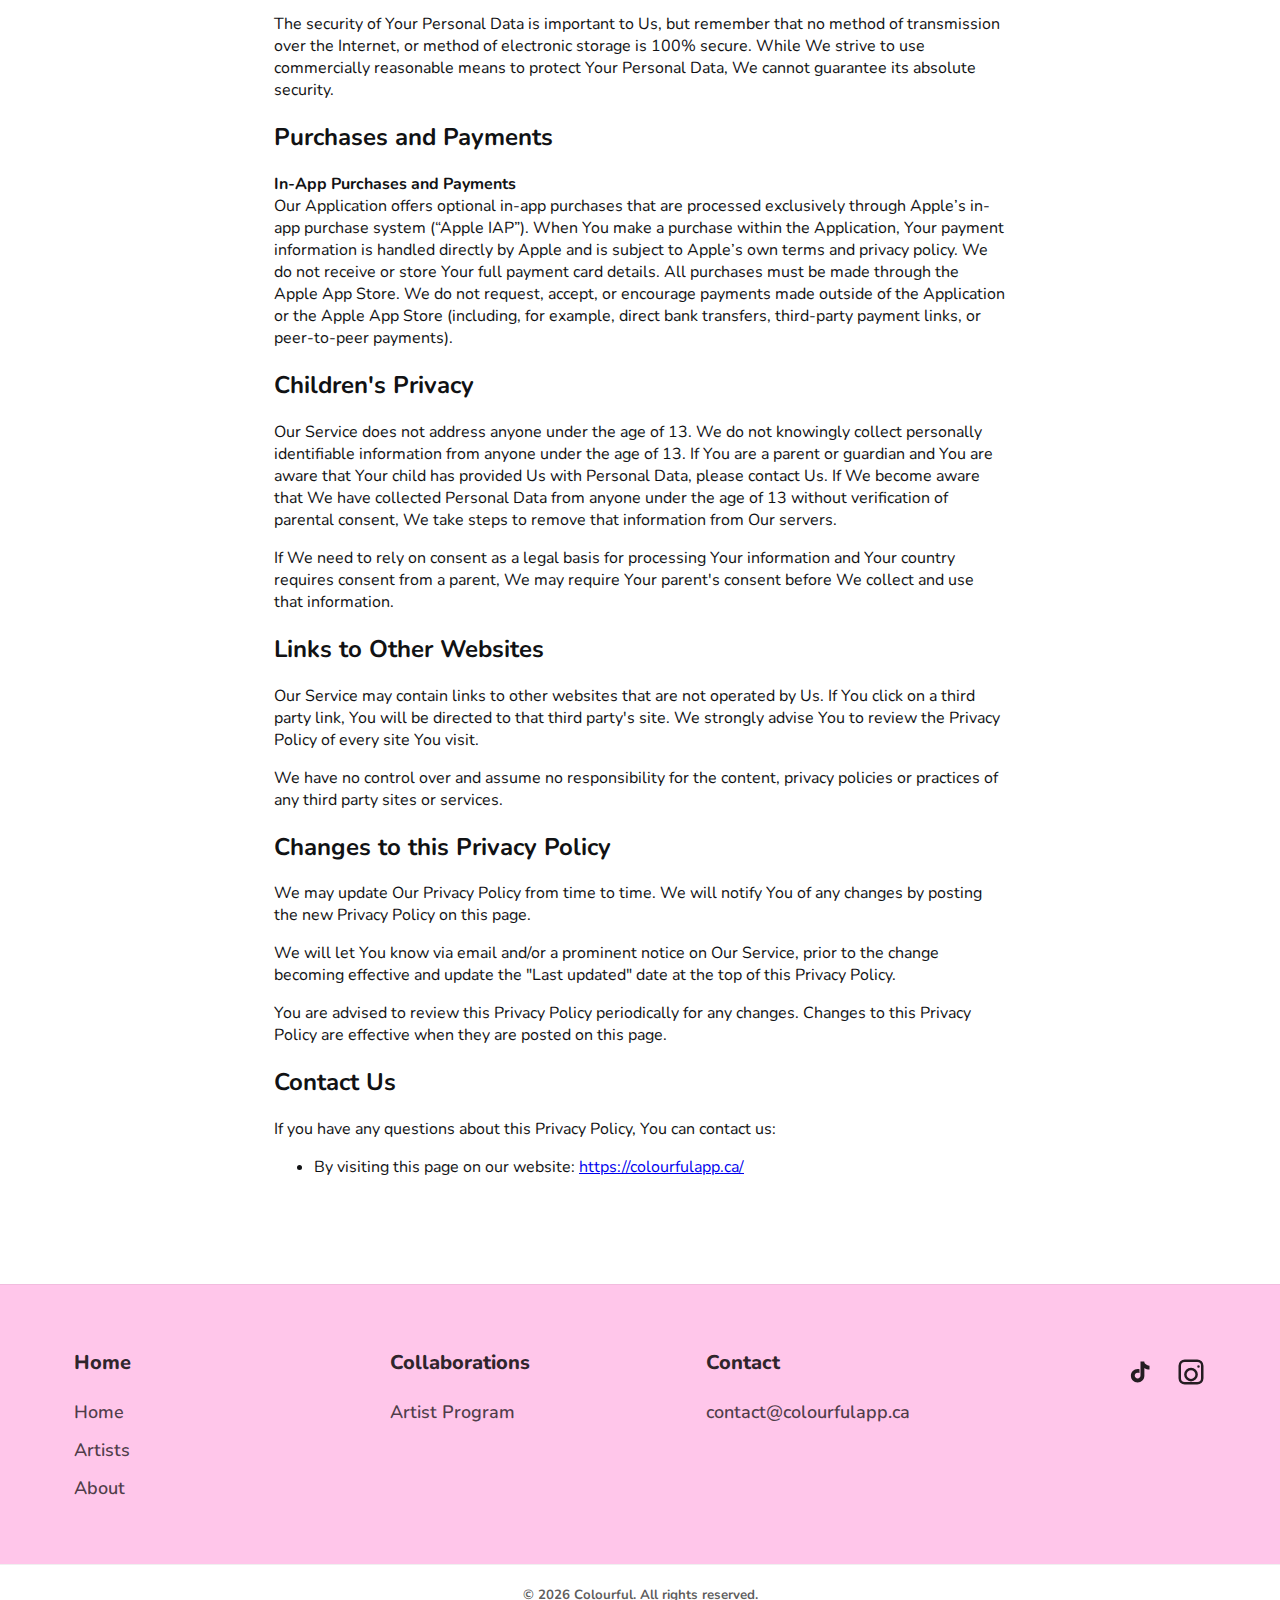
<file: privacy.html>
<!doctype html>
<html lang="en">
<head>
  <meta charset="UTF-8" />
  <meta name="viewport" content="width=device-width, initial-scale=1.0" />
  <title>Privacy Policy | Colourful</title>

  <link rel="preconnect" href="https://fonts.googleapis.com">
  <link rel="preconnect" href="https://fonts.gstatic.com" crossorigin>
  <link href="https://fonts.googleapis.com/css2?family=Nunito:wght@400;600;700;800&display=swap" rel="stylesheet">

 <link rel="icon" type="image/png" sizes="32x32" href="./ColourMeicon.png">
<link rel="icon" type="image/png" sizes="16x16" href="./ColourMeicon.png">
<link rel="apple-touch-icon" sizes="180x180" href="./ColourMeicon.png">

  <link rel="stylesheet" href="styles.css" />
  <link rel="icon" href="./ColourMeicon.png">
</head>

<body>


 <!-- Main nav -->
  <header class="header">
    <div class="wrap header__inner">
      <a class="brand" href="#">
        <span class="brand__title">the Colourful app</span>
      </a>

      <button class="navToggle" type="button" aria-label="Open menu" aria-expanded="false" aria-controls="primaryNav">
  ☰
</button>

      <nav class="nav" aria-label="Primary navigation">
        <a href="index.html" class="nav__link">Home</a>
        <a href="artists.html" class="nav__link">Artists</a>
        <a href="about.html" class="nav__link">About</a>
        <a href="contact.html" class="nav__link">Contact</a>
        <a href="privacy.html" class="nav__link">Privacy Policy</a>

        <span class="nav__divider" aria-hidden="true"></span>

        <a class="nav__cta" href="https://apps.apple.com/ca/app/colourful/id6755753703">Download from the App Store</a>
      </nav>
    </div>
  </header>

  <!-- Legal content -->
  <main class="legal">
    <article class="legal__inner legal__prose">

      <!-- YOUR POLICY CONTENT (kept, just wrapped) -->
      <h1>Privacy Policy</h1>
      <p>Last updated: November 30, 2025</p>
      <p>This Privacy Policy describes Our policies and procedures on the collection, use and disclosure of Your information when You use the Service and tells You about Your privacy rights and how the law protects You.</p>
      <p>We use Your Personal data to provide and improve the Service. By using the Service, You agree to the collection and use of information in accordance with this Privacy Policy. This Privacy Policy has been created with the help of the <a href="https://www.termsfeed.com/privacy-policy-generator/" target="_blank">Privacy Policy Generator</a>.</p>

      <h2>Interpretation and Definitions</h2>
      <h3>Interpretation</h3>
      <p>The words whose initial letters are capitalized have meanings defined under the following conditions. The following definitions shall have the same meaning regardless of whether they appear in singular or in plural.</p>

      <h3>Definitions</h3>
      <p>For the purposes of this Privacy Policy:</p>
      <ul>
        <li>
          <p><strong>Account</strong> means a unique account created for You to access our Service or parts of our Service.</p>
        </li>
        <li>
          <p><strong>Affiliate</strong> means an entity that controls, is controlled by, or is under common control with a party, where &quot;control&quot; means ownership of 50% or more of the shares, equity interest or other securities entitled to vote for election of directors or other managing authority.</p>
        </li>
        <li>
          <p><strong>Application</strong> refers to Colourful, the software program provided by the Company.</p>
        </li>
        <li>
          <p><strong>Company</strong> (referred to as either &quot;the Company&quot;, &quot;We&quot;, &quot;Us&quot; or &quot;Our&quot; in this Agreement) refers to Colourful.</p>
        </li>
        <li>
          <p><strong>Country</strong> refers to: British Columbia,  Canada</p>
        </li>
        <li>
          <p><strong>Device</strong> means any device that can access the Service such as a computer, a cell phone or a digital tablet.</p>
        </li>
        <li>
          <p><strong>Personal Data</strong> is any information that relates to an identified or identifiable individual.</p>
        </li>
        <li>
          <p><strong>Service</strong> refers to the Application.</p>
        </li>
        <li>
          <p><strong>Service Provider</strong> means any natural or legal person who processes the data on behalf of the Company. It refers to third-party companies or individuals employed by the Company to facilitate the Service, to provide the Service on behalf of the Company, to perform services related to the Service or to assist the Company in analyzing how the Service is used.</p>
        </li>
        <li>
          <p><strong>Usage Data</strong> refers to data collected automatically, either generated by the use of the Service or from the Service infrastructure itself (for example, the duration of a page visit).</p>
        </li>
        <li>
          <p><strong>You</strong> means the individual accessing or using the Service, or the company, or other legal entity on behalf of which such individual is accessing or using the Service, as applicable.</p>
        </li>
      </ul>

      <h2>Collecting and Using Your Personal Data</h2>
      <h3>Types of Data Collected</h3>

      <h4>Personal Data</h4>
      <p>
        Our Application is designed so that You can use the core features without creating an account or providing Your name, email address, or other contact details directly within the Application.
      </p>
      <p>We may collect Personal Data in the following limited situations:</p>
      <ul>
        <li><p>Contact information: such as Your name and email address, if You choose to contact Us (for example, by email or through a contact form on Our website).</p></li>
        <li><p>Support communications: any other information You choose to provide when You communicate with Us for customer support, feedback, or other inquiries.</p></li>
      </ul>
      <p>We do not require You to provide this information, and We do not collect it automatically. You choose whether to share this Personal Data with Us.</p>

      <p>While using Our Service, We may ask You to provide Us with certain personally identifiable information that can be used to contact or identify You. Personally identifiable information may include, but is not limited to:</p>
      <ul>
        <li>Usage Data</li>
      </ul>

      <h4>Usage Data</h4>
      <p>Usage Data is collected automatically when using the Service.</p>
      <p>Usage Data may include information such as Your Device's Internet Protocol address (e.g. IP address), browser type, browser version, the pages of our Service that You visit, the time and date of Your visit, the time spent on those pages, unique device identifiers and other diagnostic data.</p>
      <p>When You access the Service by or through a mobile device, We may collect certain information automatically, including, but not limited to, the type of mobile device You use, Your mobile device's unique ID, the IP address of Your mobile device, Your mobile operating system, the type of mobile Internet browser You use, unique device identifiers and other diagnostic data.</p>
      <p>We may also collect information that Your browser sends whenever You visit Our Service or when You access the Service by or through a mobile device.</p>

      <h3>Use of Your Personal Data</h3>
      <p>The Company may use Personal Data for the following purposes:</p>
      <ul>
        <li><p><strong>To provide and maintain our Service</strong>, including to monitor the usage of our Service.</p></li>
        <li><p><strong>To manage Your Account:</strong> to manage Your registration as a user of the Service. The Personal Data You provide can give You access to different functionalities of the Service that are available to You as a registered user.</p></li>
        <li><p><strong>For the performance of a contract:</strong> the development, compliance and undertaking of the purchase contract for the products, items or services You have purchased or of any other contract with Us through the Service.</p></li>
        <li><p><strong>To contact You:</strong> To contact You by email, telephone calls, SMS, or other equivalent forms of electronic communication, such as a mobile application's push notifications regarding updates or informative communications related to the functionalities, products or contracted services, including the security updates, when necessary or reasonable for their implementation.</p></li>
        <li><p><strong>To provide You</strong> with news, special offers, and general information about other goods, services and events which We offer that are similar to those that you have already purchased or inquired about unless You have opted not to receive such information.</p></li>
        <li><p><strong>To manage Your requests:</strong> To attend and manage Your requests to Us.</p></li>
        <li><p><strong>For business transfers:</strong> We may use Your information to evaluate or conduct a merger, divestiture, restructuring, reorganization, dissolution, or other sale or transfer of some or all of Our assets, whether as a going concern or as part of bankruptcy, liquidation, or similar proceeding, in which Personal Data held by Us about our Service users is among the assets transferred.</p></li>
        <li><p><strong>For other purposes</strong>: We may use Your information for other purposes, such as data analysis, identifying usage trends, determining the effectiveness of our promotional campaigns and to evaluate and improve our Service, products, services, marketing and your experience.</p></li>
      </ul>

      <p>We may share Your personal information in the following situations:</p>
      <ul>
        <li><strong>With Service Providers:</strong> We may share Your personal information with Service Providers to monitor and analyze the use of our Service, to contact You.</li>
        <li><strong>For business transfers:</strong> We may share or transfer Your personal information in connection with, or during negotiations of, any merger, sale of Company assets, financing, or acquisition of all or a portion of Our business to another company.</li>
        <li><strong>With Affiliates:</strong> We may share Your information with Our affiliates, in which case we will require those affiliates to honor this Privacy Policy. Affiliates include Our parent company and any other subsidiaries, joint venture partners or other companies that We control or that are under common control with Us.</li>
        <li><strong>With business partners:</strong> We may share Your information with Our business partners to offer You certain products, services or promotions.</li>
        <li><strong>With other users:</strong> when You share personal information or otherwise interact in the public areas with other users, such information may be viewed by all users and may be publicly distributed outside.</li>
        <li><strong>With Your consent</strong>: We may disclose Your personal information for any other purpose with Your consent.</li>
      </ul>

      <h3>Retention of Your Personal Data</h3>
      <p>The Company will retain Your Personal Data only for as long as is necessary for the purposes set out in this Privacy Policy. We will retain and use Your Personal Data to the extent necessary to comply with our legal obligations (for example, if we are required to retain your data to comply with applicable laws), resolve disputes, and enforce our legal agreements and policies.</p>
      <p>The Company will also retain Usage Data for internal analysis purposes. Usage Data is generally retained for a shorter period of time, except when this data is used to strengthen the security or to improve the functionality of Our Service, or We are legally obligated to retain this data for longer periods.</p>

      <h3>Transfer of Your Personal Data</h3>
      <p>Your information, including Personal Data, is processed at the Company's operating offices and in any other places where the parties involved in the processing are located. It means that this information may be transferred to — and maintained on — computers located outside of Your state, province, country or other governmental jurisdiction where the data protection laws may differ from those from Your jurisdiction.</p>
      <p>Your consent to this Privacy Policy followed by Your submission of such information represents Your agreement to that transfer.</p>
      <p>The Company will take all steps reasonably necessary to ensure that Your data is treated securely and in accordance with this Privacy Policy and no transfer of Your Personal Data will take place to an organization or a country unless there are adequate controls in place including the security of Your data and other personal information.</p>

      <h3>Delete Your Personal Data</h3>
      <p>You have the right to delete or request that We assist in deleting the Personal Data that We have collected about You.</p>
      <p>Our Service may give You the ability to delete certain information about You from within the Service.</p>
      <p>You may update, amend, or delete Your information at any time by signing in to Your Account, if you have one, and visiting the account settings section that allows you to manage Your personal information. You may also contact Us to request access to, correct, or delete any personal information that You have provided to Us.</p>
      <p>Please note, however, that We may need to retain certain information when we have a legal obligation or lawful basis to do so.</p>

      <h3>Disclosure of Your Personal Data</h3>
      <h4>Business Transactions</h4>
      <p>If the Company is involved in a merger, acquisition or asset sale, Your Personal Data may be transferred. We will provide notice before Your Personal Data is transferred and becomes subject to a different Privacy Policy.</p>

      <h4>Law enforcement</h4>
      <p>Under certain circumstances, the Company may be required to disclose Your Personal Data if required to do so by law or in response to valid requests by public authorities (e.g. a court or a government agency).</p>

      <h4>Other legal requirements</h4>
      <p>The Company may disclose Your Personal Data in the good faith belief that such action is necessary to:</p>
      <ul>
        <li>Comply with a legal obligation</li>
        <li>Protect and defend the rights or property of the Company</li>
        <li>Prevent or investigate possible wrongdoing in connection with the Service</li>
        <li>Protect the personal safety of Users of the Service or the public</li>
        <li>Protect against legal liability</li>
      </ul>

      <h3>Security of Your Personal Data</h3>
      <p>The security of Your Personal Data is important to Us, but remember that no method of transmission over the Internet, or method of electronic storage is 100% secure. While We strive to use commercially reasonable means to protect Your Personal Data, We cannot guarantee its absolute security.</p>

      <h2>Purchases and Payments</h2>
      <p><strong>In-App Purchases and Payments</strong><br>
      Our Application offers optional in-app purchases that are processed exclusively through Apple’s in-app purchase system (“Apple IAP”). When You make a purchase within the Application, Your payment information is handled directly by Apple and is subject to Apple’s own terms and privacy policy. We do not receive or store Your full payment card details. All purchases must be made through the Apple App Store. We do not request, accept, or encourage payments made outside of the Application or the Apple App Store (including, for example, direct bank transfers, third-party payment links, or peer-to-peer payments).</p>

      <h2>Children's Privacy</h2>
      <p>Our Service does not address anyone under the age of 13. We do not knowingly collect personally identifiable information from anyone under the age of 13. If You are a parent or guardian and You are aware that Your child has provided Us with Personal Data, please contact Us. If We become aware that We have collected Personal Data from anyone under the age of 13 without verification of parental consent, We take steps to remove that information from Our servers.</p>
      <p>If We need to rely on consent as a legal basis for processing Your information and Your country requires consent from a parent, We may require Your parent's consent before We collect and use that information.</p>

      <h2>Links to Other Websites</h2>
      <p>Our Service may contain links to other websites that are not operated by Us. If You click on a third party link, You will be directed to that third party's site. We strongly advise You to review the Privacy Policy of every site You visit.</p>
      <p>We have no control over and assume no responsibility for the content, privacy policies or practices of any third party sites or services.</p>

      <h2>Changes to this Privacy Policy</h2>
      <p>We may update Our Privacy Policy from time to time. We will notify You of any changes by posting the new Privacy Policy on this page.</p>
      <p>We will let You know via email and/or a prominent notice on Our Service, prior to the change becoming effective and update the &quot;Last updated&quot; date at the top of this Privacy Policy.</p>
      <p>You are advised to review this Privacy Policy periodically for any changes. Changes to this Privacy Policy are effective when they are posted on this page.</p>

      <h2>Contact Us</h2>
      <p>If you have any questions about this Privacy Policy, You can contact us:</p>
      <ul>
        <li>By visiting this page on our website: <a href="https://colourfulapp.ca/" rel="external nofollow noopener" target="_blank">https://colourfulapp.ca/</a></li>
      </ul>

      <!-- END POLICY CONTENT -->

    </article>
  </main>


  <!-- ✅ Mega footer moved OUTSIDE the .wrap so it can stretch full width -->
  <section class="megaFooter" aria-label="Footer links">
    <div class="wrap megaFooter__inner">
      <div class="megaFooter__cols">

        <div class="megaFooter__col">
          <h3 class="megaFooter__title">Home</h3>
          <a class="megaFooter__link" href="./index.html">Home</a>
          <a class="megaFooter__link" href="./artists.html">Artists</a>
          <a class="megaFooter__link" href="./about.html">About</a>
        </div>

        <div class="megaFooter__col">
          <h3 class="megaFooter__title">Collaborations</h3>
          <a class="megaFooter__link" href="./artistprogram.html">Artist Program</a>
        </div>

        <div class="megaFooter__col">
  <h3 class="megaFooter__title">Contact</h3>
  <a
    class="megaFooter__link"
    href="mailto:contact@colourfulapp.ca?subject=Colourful%20Support&body=Hi%20Colourful%20team%2C%0A%0A"
  >
    contact@colourfulapp.ca
  </a>
</div>


      </div>

      <div class="megaFooter__social" aria-label="Social links">
        <!-- Replace # with your real links -->
        <a class="socialIcon" href="https://www.tiktok.com/@colourful.app" aria-label="TikTok" target="_blank" rel="noopener noreferrer">
          <svg viewBox="0 0 24 24" aria-hidden="true">
            <path d="M16.7 5.2c1 1 2.3 1.6 3.7 1.7V10c-1.5 0-2.9-.4-4.1-1.2v6.2c0 3-2.4 5.4-5.4 5.4S5.5 18 5.5 15s2.4-5.4 5.4-5.4c.5 0 1 .1 1.5.2v3c-.5-.2-1-.3-1.5-.3-1.3 0-2.3 1-2.3 2.3s1 2.3 2.3 2.3 2.3-1 2.3-2.3V3.5h3c0 .6.2 1.2.5 1.7z"/>
          </svg>
        </a>

        <a class="socialIcon" href="https://www.instagram.com/colourful.app/" aria-label="Instagram" target="_blank" rel="noopener noreferrer">
          <svg viewBox="0 0 24 24" aria-hidden="true">
            <path d="M7 2h10a5 5 0 0 1 5 5v10a5 5 0 0 1-5 5H7a5 5 0 0 1-5-5V7a5 5 0 0 1 5-5zm10 2H7a3 3 0 0 0-3 3v10a3 3 0 0 0 3 3h10a3 3 0 0 0 3-3V7a3 3 0 0 0-3-3zm-5 4.5A5.5 5.5 0 1 1 6.5 14 5.5 5.5 0 0 1 12 8.5zm0 2A3.5 3.5 0 1 0 15.5 14 3.5 3.5 0 0 0 12 10.5zM18 6.6a1 1 0 1 1-1 1 1 1 0 0 1 1-1z"/>
          </svg>
        </a>
      </div>
    </div>
  </section>

  

  <footer class="footer">
    <div class="wrap footer__inner">
      <small>© <span id="year"></span> Colourful. All rights reserved.</small>
    </div>
  </footer>

  <script>
    document.getElementById("year").textContent = new Date().getFullYear();
  </script>
</body>
</html>
</file>
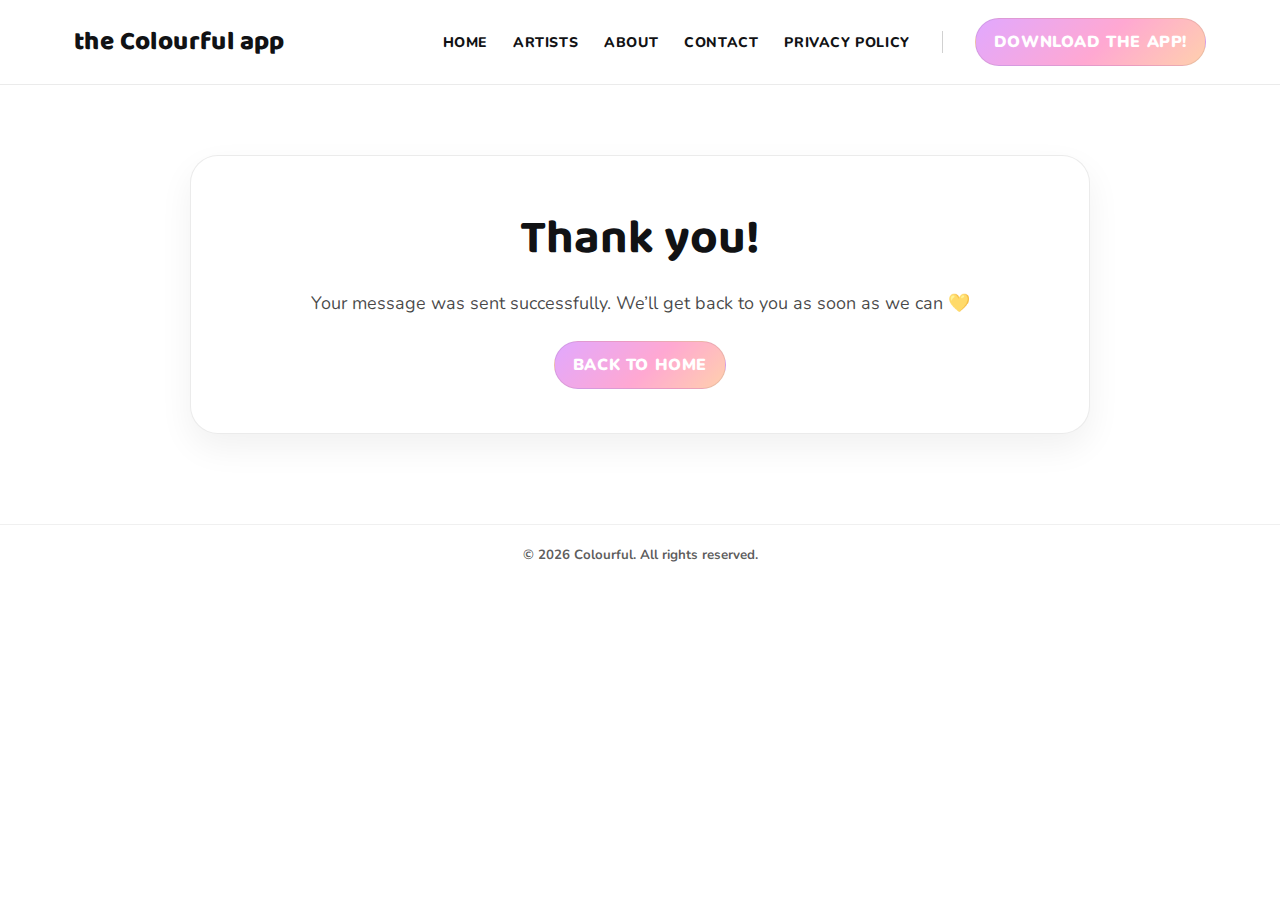
<file: thanks.html>
<!doctype html>
<html lang="en">
<head>
  <meta charset="UTF-8" />
  <meta name="viewport" content="width=device-width, initial-scale=1.0" />
  <title>Thanks! | Colourful</title>

  <link rel="preconnect" href="https://fonts.googleapis.com">
  <link rel="preconnect" href="https://fonts.gstatic.com" crossorigin>
  <link href="https://fonts.googleapis.com/css2?family=Baloo+2:wght@500;700;800&family=Nunito:wght@400;700;800&display=swap" rel="stylesheet">

 <link rel="icon" type="image/png" sizes="32x32" href="./ColourMeicon.png">
<link rel="icon" type="image/png" sizes="16x16" href="./ColourMeicon.png">
<link rel="apple-touch-icon" sizes="180x180" href="./ColourMeicon.png">

  <link rel="stylesheet" href="styles.css" />
  <link rel="icon" href="./ColourMeicon.png">
</head>
<body>

  <header class="header">
    <div class="wrap header__inner">
      <a class="brand" href="index.html">
        <span class="brand__title">the Colourful app</span>
      </a>

      <nav class="nav" aria-label="Primary navigation">
        <a href="index.html" class="nav__link">Home</a>
        <a href="artists.html" class="nav__link">Artists</a>
        <a href="about.html" class="nav__link">About</a>
        <a href="contact.html" class="nav__link">Contact</a>
        <a href="privacy.html" class="nav__link">Privacy Policy</a>

        <span class="nav__divider" aria-hidden="true"></span>
        <a class="nav__cta" href="https://apps.apple.com/ca/app/colourful/id6755753703">Download the app!</a>
      </nav>
    </div>
  </header>

  <main>
    <div class="wrap" style="padding: 70px 0 90px;">
      <section style="
        background:#fff;
        border:1px solid rgba(0,0,0,0.08);
        border-radius:28px;
        padding:44px;
        box-shadow:0 14px 34px rgba(0,0,0,0.06);
        max-width: 900px;
        margin: 0 auto;
        text-align:center;
      ">
        <h1 style="font-family:'Baloo 2','Nunito',system-ui; font-size:48px; margin:0 0 10px;">
          Thank you!
        </h1>
        <p style="font-family:'Nunito',system-ui; font-size:18px; color:rgba(0,0,0,0.72); line-height:1.8; margin:0 0 22px;">
          Your message was sent successfully. We’ll get back to you as soon as we can 💛
        </p>

        <a class="nav__cta" href="index.html" style="display:inline-block;">
          Back to Home
        </a>
      </section>
    </div>
  </main>

  <footer class="footer">
    <div class="wrap footer__inner">
      <small>© <span id="year"></span> Colourful. All rights reserved.</small>
    </div>
  </footer>

  <script>
    document.getElementById("year").textContent = new Date().getFullYear();
  </script>

</body>
</html>
</file>
<file: styles.css>
:root{
  --lavender: #EEDFFC;
  --ink: #111214;
  --muted: #6b7280;
  --border: rgba(0,0,0,0.08);
  --wrap: 1180px;

  --heroRadius: 26px;

  --navFont: "Nunito", system-ui, -apple-system, Segoe UI, Roboto, Arial, sans-serif;
  --displayFont: "Baloo 2", "Nunito", system-ui, -apple-system, Segoe UI, Roboto, Arial, sans-serif;

  --blueDark: #1f4f6b;
  --blueMid: #9ec9e4;
  --blueLight: #cfe9fb;

  --ctaBg: #f2f2f2;
}

*{ box-sizing: border-box; }
html,body{ margin:0; padding:0; background:#fff; color:var(--ink); font-family:var(--navFont); }

.wrap{
  max-width: var(--wrap);
  margin: 0 auto;
  padding: 0 22px;
}

.topbar{
  background: var(--pinklight);
  padding: 10px 0;
}
.topbar__inner{
  display:flex;
  justify-content:center;
}
.topbar p{
  margin:0;
  font-weight:700;
  letter-spacing:.2px;
}

.header{
  background:#fff;
  border-bottom: 1px solid var(--border);
}
.header__inner{
  display:flex;
  align-items:center;
  justify-content:space-between;
  gap: 18px;
  padding: 18px 0;
}

.brand{
  text-decoration:none;
  color:var(--ink);
  font-weight: 900;
  letter-spacing: .4px;
  line-height: 0.95;
}
.brand__title{
  display:block;
  font-size: 26px;
  font-family: var(--displayFont);
}

.navToggle{
  display:none;
  border: 1px solid var(--border);
  background:#fff;
  border-radius: 12px;
  padding: 10px 12px;
  font-size: 18px;
}

.nav{
  display:flex;
  align-items:center;
  gap: 26px;
}
.nav__link{
  text-decoration:none;
  color:var(--ink);
  font-weight:800;
  text-transform:uppercase;
  letter-spacing:.6px;
  font-size: 14px;
}
.nav__link:hover{ opacity: .75; }

.nav__divider{
  width: 1px;
  height: 22px;
  background: rgba(0,0,0,0.18);
  display:inline-block;
  margin: 0 6px;
}

.nav__cta{
  text-decoration:none;
  background: linear-gradient(135deg, #e1a8ff 0%, #ffa8d2 55%, #ffd0ad 100%);
  color: white;
  font-weight: 900;
  text-transform: uppercase;
  letter-spacing: .6px;
  padding: 12px 18px;
  border-radius: 999px;
  border: 1px solid var(--border);
}
.nav__cta:hover{ filter: brightness(0.98); }

.homeCta__madeFor2{
  color: #c77eee;
  font-weight: 800;
  font-size: 14px;
  letter-spacing: .3px;
}

/* HERO */
.hero{
  margin: 40px 0 70px;
  border-radius: var(--heroRadius);
  border: 1px solid var(--border);
  overflow:hidden;
  box-shadow: 0 10px 30px rgba(0,0,0,0.06);
  min-height: 560px;

  /* blue gingham background */
  background: white;
  background-size: 90px 90px, 90px 90px, auto;
  background-position: 0 0, 0 0, 0 0;
}

.hero__grid{
  display:grid;
  grid-template-columns: 1.05fr 1fr;
  gap: 34px;
  padding: 54px;
  align-items:center;
}

.carousel{
  display:flex;
  flex-direction:column;
  align-items:center;
  gap: 14px;
}

/* This is the “white cover frame” look */
.carousel__frame{
  width: 100%;
  max-width: 520px;
  aspect-ratio: 1 / 1;
  background:#fff;
  border-radius: 10px;
  border: 1px solid rgba(0,0,0,0.12);
  box-shadow: 0 10px 22px rgba(0,0,0,0.10);
  overflow:hidden;
  display:flex;
  align-items:center;
  justify-content:center;
  padding: 18px;
}

.carousel__img{
  width: 100%;
  height: 100%;
  object-fit: contain;
  border-radius: 6px;
  user-select:none;
  -webkit-user-drag:none;
}

.carousel__dots{
  display:flex;
  gap: 10px;
  align-items:center;
  justify-content:center;
}

.dot{
  width: 9px;
  height: 9px;
  border-radius: 999px;
  border: 1px solid rgba(0,0,0,0.35);
  background: rgba(255,255,255,0.75);
  cursor:pointer;
}
.dot[aria-selected="true"]{
  background: rgba(0,0,0,0.40);
}

/* Right-side copy */
.hero__copy{
  text-align:center;
  padding-right: 10px;
}

.hero__kicker{
  font-family: var(--displayFont);
  font-weight: 800;
  font-size: 46px;
  letter-spacing: 2px;
  color: var(--blueDark);
  text-transform: uppercase;
  transform: rotate(-2deg);
  display:inline-block;
  margin-bottom: 14px;

  /* fake stroke-ish look */
  text-shadow:
    -2px -2px 0 rgba(255,255,255,0.90),
     2px -2px 0 rgba(255,255,255,0.90),
    -2px  2px 0 rgba(255,255,255,0.90),
     2px  2px 0 rgba(255,255,255,0.90);
}

.hero__title{
  margin: 0 0 18px;
  font-family: var(--displayFont);
  font-size: 90px;
  letter-spacing: 2px;
  color: var(--blueDark);
  text-transform: uppercase;

  text-shadow:
    -4px -4px 0 rgba(255,255,255,0.95),
     4px -4px 0 rgba(255,255,255,0.95),
    -4px  4px 0 rgba(255,255,255,0.95),
     4px  4px 0 rgba(255,255,255,0.95);
}

.hero__link{
  display:inline-block;
  margin-top: 8px;
  text-decoration:none;
  font-weight: 900;
  letter-spacing: 1px;
  color: var(--blueDark);
  font-size: 18px;
  text-transform: uppercase;
  position:relative;
}
.hero__underline{
  display:block;
  height: 3px;
  width: 54%;
  margin: 6px auto 0;
  background: var(--blueDark);
  border-radius: 999px;
  opacity: 0.8;
}

/* HERO = full image carousel */
.heroCarousel{
  margin: 40px 0 70px;
  position: relative;
  height: 600px;
  width: min(1800px, calc(100vw - 40px));
  box-sizing: border-box;

  border-radius: 26px;
  border: 1px solid rgba(0,0,0,0.08);
  overflow: hidden;
  box-shadow: 0 10px 30px rgba(0,0,0,0.06);
  background: #d9eefc;

  left: 50%;
  transform: translateX(-50%);
}

.heroCarousel__link{
  display: block;
  width: 100%;
  height: 100%;
}

.heroCarousel__img{
  display: block;
  width: 100%;
  height: 100%;
  object-fit: cover;
  object-position: top center;
  user-select: none;
  -webkit-user-drag: none;
}

/* Mobile */
@media (max-width: 768px){
  .heroCarousel{
    margin: 24px 0 40px;
    width: calc(100vw - 24px);
    height: auto;
    border-radius: 18px;
    left: 50%;
    transform: translateX(-50%);
  }

  .heroCarousel__link{
    display: block;
    width: 100%;
    height: auto;
  }

  .heroCarousel__img{
    display: block;
    width: 100%;
    height: 75%;
    object-fit: unset;
  }
}

@media (max-width: 980px){
  .heroCarousel{
    height: 100px;
  }
}
@media (max-width: 560px){
  .heroCarousel{
    height: 200px;
  }
}

@media (max-width: 980px) {
  .homeCta__madeFor{
  object-position: center;
  right: 50%;
  }
}
/* Dots */
.heroCarousel__dots{
  position: absolute;
  left: 50%;
  bottom: 18px;
  transform: translateX(-50%);
  display: flex;
  gap: 10px;
  align-items: center;
  justify-content: center;
}

.heroDot{
  width: 10px;
  height: 10px;
  border-radius: 999px;
  border: 1px solid rgba(0,0,0,0.35);
  background: rgba(255,255,255,0.75);
  cursor: pointer;
}

.heroDot[aria-selected="true"]{
  background: rgba(0,0,0,0.45);
}

/* Arrows 
.heroCarousel__arrow{
  position: absolute;
  top: 50%;
  transform: translateY(-50%);
  width: 44px;
  height: 44px;
  border-radius: 999px;
  border: 1px solid rgba(0,0,0,0.12);
  background: rgba(255,255,255,0.78);
  cursor: pointer;
  font-size: 28px;
  line-height: 1;
  display: grid;
  place-items: center;
}

.heroCarousel__arrow:hover{
  background: rgba(255,255,255,0.92);
}

.heroCarousel__arrow--left{ left: 16px; }
.heroCarousel__arrow--right{ right: 16px; } */




/* Responsive */
@media (max-width: 980px){
  .hero__grid{
    grid-template-columns: 1fr;
    padding: 28px;
  }
  .hero{
    min-height: unset;
  }
  .hero__title{
    font-size: 64px;
  }
  .hero__kicker{
    font-size: 34px;
  }
  .carousel__frame{
    max-width: 520px;
  }
}

/* Mobile nav */
@media (max-width: 860px){
  .navToggle{ display:block; }
  .nav{
    display:none;
    position:absolute;
    left: 0;
    right: 0;
    top: 120px;
    background:#fff;
    border-bottom: 1px solid var(--border);
    padding: 18px 22px;
    flex-direction:column;
    align-items:flex-start;
    gap: 16px;
  }
  .nav.isOpen{ display:flex; }
  .nav__divider{ display:none; }
}

/* LEGAL / PRIVACY PAGE LAYOUT (big side padding + narrow column) */
.legal{
  padding: 64px 0 90px;
}

.legal__inner{
  max-width: 860px;       /* controls how “narrow” the text column is */
  margin: 0 auto;
  padding: 0 64px;        /* big side padding like the screenshot */
}

.legal__header{
  text-align: center;
  margin-bottom: 42px;
}

.legal__title{
  font-family: "Nunito", system-ui, -apple-system, Segoe UI, Roboto, Arial, sans-serif;
  font-size: clamp(34px, 4vw, 52px);
  font-weight: 800;
  margin: 0 0 10px;
}

.legal__updated{
  margin: 0;
  color: rgba(0,0,0,0.65);
  font-size: 16px;
}

.legal__section{
  margin-top: 46px;
}

.legal__section h2{
  font-size: clamp(24px, 2.4vw, 36px);
  font-weight: 800;
  margin: 0 0 14px;
}

.legal__section p,
.legal__section li{
  font-size: 17px;
  line-height: 1.75;
  color: rgba(0,0,0,0.80);
}

.legal__section ul{
  margin: 14px 0 0 22px;
}

/* make it still feel spacious on mobile */
@media (max-width: 720px){
  .legal{
    padding: 44px 0 70px;
  }
  .legal__inner{
    padding: 0 20px;     /* smaller padding on small screens */
  }
}

/* ===== Artists Page ===== */
.artistsPage{
  padding: 10px 0 90px;
  background: #ffe3f4;
}

.artistsHeader{
  text-align: center;
  margin: 10px auto 34px;
  max-width: 860px;
  padding: 0 16px;
}

.artistsHeader__title{
  font-family: "Baloo 2", "Nunito", system-ui, -apple-system, Segoe UI, Roboto, Arial, sans-serif;
  font-weight: 800;
  font-size: clamp(36px, 4vw, 56px);
  margin: 0 0 6px;
}

.artistsHeader__subtitle{
  margin: 0;
  color: rgba(0,0,0,0.65);
  font-size: 17px;
  line-height: 1.7;
}

/* Big padded block (matches your inspo) */
.artistBlock{
  display: grid;
  grid-template-columns: 520px 1fr;
  gap: 44px;
  align-items: start;

  padding: 44px;
  margin: 26px 0;

  border-radius: 28px;
  border: 1px solid rgba(0,0,0,0.08);
  background: #fff;
  box-shadow: 0 14px 34px rgba(0,0,0,0.06);
}

.artistBlock--program{
  background: #ffe3f4;
}

/* Left media area with soft blue “gingham” vibe 
.artistBlock__media{
  position: relative;
  border-radius: 24px;
  padding: 34px;
  overflow: hidden;

  background:
    linear-gradient(90deg, rgba(255,255,255,0.26) 0 50%, rgba(255,255,255,0.10) 50% 100%),
    linear-gradient(0deg, rgba(255,255,255,0.26) 0 50%, rgba(255,255,255,0.10) 50% 100%),
    linear-gradient(0deg, #d9f0ff, #d9f0ff);
  background-size: 90px 90px, 90px 90px, auto;
}
  */

.artistBlock__coverFrame{
  background: #fff;
  border-radius: 14px;
  border: 1px solid rgba(0,0,0,0.10);
  box-shadow: 0 14px 26px rgba(0,0,0,0.10);
  padding: 18px;
}

.artistBlock__cover{
  width: 100%;
  height: auto;
  display: block;
  border-radius: 10px;
  object-fit: contain;
}

/* Small badge in bottom-left like “40 pages” */
.artistBlock__badge{
  position: absolute;
  left: 18px;
  bottom: 18px;

  background: rgba(255,255,255,0.85);
  border: 1px solid rgba(0,0,0,0.10);
  border-radius: 10px;
  padding: 8px 12px;

  font-weight: 800;
  letter-spacing: 0.6px;
  font-size: 13px;
}

/* Right side */
.artistBlock__title{
  font-family: "Baloo 2", "Nunito", system-ui, -apple-system, Segoe UI, Roboto, Arial, sans-serif;
  font-weight: 800;
  font-size: clamp(28px, 2.6vw, 44px);
  margin: 6px 0 14px;
}

.artistBlock__cta{
  display: block;
  width: 100%;
  text-align: center;

  padding: 18px 18px;
  border-radius: 14px;

  background: #e8dcff; /* soft lavender like your inspo */
  color: #1a1a1a;
  text-decoration: none;

  font-weight: 900;
  letter-spacing: 0.4px;
  font-size: 22px;

  border: 1px solid rgba(0,0,0,0.06);
  box-shadow: 0 10px 18px rgba(0,0,0,0.06);
  margin-bottom: 18px;
}

.artistBlock__cta:hover{
  filter: brightness(0.98);
}

.artistBlock__text p{
  margin: 0 0 14px;
  color: rgba(0,0,0,0.70);
  font-size: 17px;
  line-height: 1.85;
}

/* Responsive: stack on smaller screens */
@media (max-width: 980px){
  .artistBlock{
    grid-template-columns: 1fr;
    padding: 26px;
    gap: 26px;
  }
  .artistBlock__media{
    padding: 22px;
  }
  .artistBlock__cta{
    font-size: 20px;
  }
}

/* ===== Mega Footer (like your screenshot) ===== */
.megaFooter{
  background: #ffc6ea; /* soft lavender */
  padding: 64px 0 56px;
  border-top: 1px solid rgba(0,0,0,0.05);
}

.megaFooter__inner{
  display: flex;
  align-items: flex-start;
  justify-content: space-between;
  gap: 32px;
}

.megaFooter__cols{
  display: grid;
  grid-template-columns: repeat(3, minmax(180px, 240px));
  gap: 76px;
}

.megaFooter__title{
  font-family: "Nunito", system-ui, -apple-system, Segoe UI, Roboto, Arial, sans-serif;
  font-weight: 800;
  font-size: 20px;
  margin: 0 0 18px;
  color: rgba(0,0,0,0.82);
}

.megaFooter__link{
  display: block;
  text-decoration: none;
  color: rgba(0,0,0,0.70);
  font-size: 18px;
  line-height: 2.1;
  font-weight: 600;
}

.megaFooter__link:hover{
  text-decoration: underline;
  text-underline-offset: 5px;
}

/* Social icons row */
.megaFooter__social{
  display: flex;
  gap: 22px;
  align-items: center;
  padding-top: 8px; /* aligns with headings */
}

.socialIcon{
  width: 30px;
  height: 30px;
  display: inline-flex;
  align-items: center;
  justify-content: center;
  color: #000;
  opacity: 0.85;
  text-decoration: none;
}

.socialIcon svg{
  width: 30px;
  height: 30px;
  fill: currentColor;
}

.socialIcon:hover{
  opacity: 1;
  transform: translateY(-1px);
}

/* Bottom mini-footer */
.footer{
  background: #fff;
  border-top: 1px solid rgba(0,0,0,0.06);
  padding: 18px 0 40px; /* bottom padding adds space under the © line */
}

.footer__inner{
  text-align: center;
  color: rgba(0,0,0,0.65);
  font-weight: 700;
}

/* Responsive */
@media (max-width: 980px){
  .megaFooter__inner{
    flex-direction: column;
    gap: 34px;
  }

  .megaFooter__cols{
    grid-template-columns: 1fr;
    gap: 28px;
  }

  .megaFooter__social{
    padding-top: 0;
  }
}

/* ===== Contact Page (artist-block style) ===== */
.contactPage{
  padding: 56px 0 90px;
}

.contactBlock{
  display: grid;
  grid-template-columns: 520px 1fr;
  gap: 44px;
  align-items: start;

  padding: 44px;
  margin: 10px 0 26px;

  border-radius: 28px;
  border: 1px solid rgba(0,0,0,0.08);
  background: #ffe3f4;
  box-shadow: 0 14px 34px rgba(0,0,0,0.06);
}

/* Left panel background (soft blue gingham vibe) 
.contactBlock__media{
  position: relative;
  border-radius: 24px;
  padding: 34px;
  overflow: hidden;

  background:
    linear-gradient(90deg, rgba(255,255,255,0.26) 0 50%, rgba(255,255,255,0.10) 50% 100%),
    linear-gradient(0deg, rgba(255,255,255,0.26) 0 50%, rgba(255,255,255,0.10) 50% 100%),
    linear-gradient(0deg, #d9f0ff, #d9f0ff);
  background-size: 90px 90px, 90px 90px, auto;
}
*/

/* The actual form card */
.contactCard{
  background: #fff;
  border-radius: 14px;
  border: 1px solid rgba(0,0,0,0.10);
  box-shadow: 0 14px 26px rgba(0,0,0,0.10);
  padding: 22px;
}

.contactCard__title{
  font-family: "Nunito", system-ui, -apple-system, Segoe UI, Roboto, Arial, sans-serif;
  font-weight: 800;
  font-size: 22px;
  margin: 0 0 16px;
  text-align: center;
}

/* Form styling */
.contactForm .field{
  margin-bottom: 14px;
}

.contactForm label{
  display: block;
  font-weight: 800;
  font-size: 12px;
  letter-spacing: 0.5px;
  text-transform: uppercase;
  color: rgba(0,0,0,0.60);
  margin-bottom: 8px;
}

.contactForm input,
.contactForm select,
.contactForm textarea{
  width: 100%;
  border-radius: 12px;
  border: 1px solid rgba(0,0,0,0.12);
  padding: 12px 12px;
  font-size: 16px;
  font-family: "Nunito", system-ui, -apple-system, Segoe UI, Roboto, Arial, sans-serif;
  outline: none;
  background: #fff;
}

.contactForm textarea{
  resize: vertical;
  min-height: 140px;
}

.contactForm input:focus,
.contactForm select:focus,
.contactForm textarea:focus{
  border-color: rgba(152, 120, 255, 0.55);
  box-shadow: 0 0 0 4px rgba(152, 120, 255, 0.18);
}

.contactForm__submit{
  width: 100%;
  margin-top: 6px;
  border: none;
  border-radius: 999px;
  padding: 14px 18px;
  font-weight: 900;
  font-size: 15px;
  letter-spacing: 0.4px;
  cursor: pointer;
  background: #1f1f1f;
  color: #fff;
}

.contactForm__submit:hover{
  filter: brightness(1.06);
}

.contactForm__hint{
  margin: 12px 0 0;
  font-size: 14px;
  color: rgba(0,0,0,0.62);
  text-align: center;
}

.contactForm__hint a{
  color: rgba(0,0,0,0.82);
  font-weight: 800;
  text-decoration: underline;
  text-underline-offset: 4px;
}

/* Right side text */
.contactBlock__content{
  padding-top: 6px;
}

.contactBlock__title{
  font-family: "Baloo 2", "Nunito", system-ui, -apple-system, Segoe UI, Roboto, Arial, sans-serif;
  font-weight: 800;
  font-size: clamp(34px, 3.2vw, 54px);
  margin: 0 0 14px;
}

.contactBlock__text{
  margin: 0 0 18px;
  color: rgba(0,0,0,0.72);
  font-size: 18px;
  line-height: 1.85;
  max-width: 520px;
}

.contactBlock__bullets{
  margin: 0;
  padding-left: 18px;
  color: rgba(0,0,0,0.68);
  font-size: 16px;
  line-height: 1.9;
}

/* Responsive */
@media (max-width: 980px){
  .contactBlock{
    grid-template-columns: 1fr;
    padding: 26px;
    gap: 26px;
  }
  .contactBlock__media{
    padding: 22px;
  }
}

/* ===== Mobile Friendly Defaults ===== */
* { box-sizing: border-box; }
img { max-width: 100%; height: auto; display: block; }
html, body { overflow-x: hidden; }

/* Keep wrap comfy on mobile */
.wrap{
  padding-left: 24px;
  padding-right: 24px;
}

@media (max-width: 720px){
  .wrap{
    padding-left: 16px;
    padding-right: 16px;
  }
}

/* ===== Header / Nav (mobile menu) ===== */
.navToggle{
  display: none; /* desktop default */
  border: 0;
  background: transparent;
  font-size: 28px;
  line-height: 1;
  padding: 10px 12px;
  border-radius: 12px;
}

@media (max-width: 900px){
  .header__inner{
    gap: 12px;
  }

  .navToggle{
    display: inline-flex;
    align-items: center;
    justify-content: center;
    margin-left: auto;
  }

  /* hide the nav by default on mobile */
  .nav{
    display: none;
  }

  /* show when opened */
  body.nav-open .nav{
    display: flex;
    flex-direction: column;
    gap: 10px;

    position: absolute;
    left: 16px;
    right: 16px;
    top: 72px;                 /* adjust if your header height differs */
    z-index: 999;

    padding: 14px;
    border-radius: 18px;
    background: #fff;
    border: 1px solid rgba(0,0,0,0.10);
    box-shadow: 0 18px 40px rgba(0,0,0,0.12);

    max-height: calc(100vh - 110px);
    overflow: auto;
  }

  .nav__link{
    padding: 12px 14px; /* bigger tap targets */
    border-radius: 14px;
  }

  .nav__divider{
    display: none;
  }

  .nav__cta{
    width: 100%;
    text-align: center;
    padding: 14px 16px;
    border-radius: 999px;
  }
}





/* ===== Artist blocks stack nicely ===== */
@media (max-width: 900px){
  .artistBlock{
    grid-template-columns: 1fr !important;
    gap: 22px !important;
    padding: 26px !important;
  }

  .artistBlock__media{
    padding: 18px !important;
  }

  .artistBlock__content{
    padding-top: 0 !important;
  }
}

/* ===== Contact block stack nicely (you already have this, but this reinforces it) ===== */
@media (max-width: 980px){
  .contactBlock{
    grid-template-columns: 1fr !important;
  }
}

/* ===== Mega footer mobile ===== */
@media (max-width: 980px){
  .megaFooter{
    padding: 44px 0 40px;
  }

  .megaFooter__inner{
    gap: 22px;
  }

  .megaFooter__cols{
    grid-template-columns: 1fr !important;
    gap: 18px !important;
  }

  .megaFooter__social{
    flex-wrap: wrap;
    gap: 14px;
  }
}

/* ===== Small footer spacing ===== */
@media (max-width: 720px){
  .footer{
    padding-bottom: 26px;
  }
}
/* ===== Home CTA under carousel ===== */
.homeCta{
  margin: -34px 0 60px;          /* pulls it closer to the carousel */
  display: grid;
  gap: 18px;
  justify-items: center;
}

.homeCta__button{
  display: inline-flex;
  align-items: center;
  justify-content: center;
  text-decoration: none;

  /* ✅ Gradient background */
  background: linear-gradient(135deg, #e1a8ff 0%, #ffa8d2 55%, #ffd0ad 100%);
  color: var(--ink);
  font-weight: 900;
  letter-spacing: .6px;
  text-transform: uppercase;

  padding: 16px 22px;
  border-radius: 999px;
  border: 1px solid var(--border);
  box-shadow: 0 10px 22px rgba(0,0,0,0.10);
}

.homeCta__button:hover{
  filter: brightness(0.98);
}

.homeCta__card{
  width: 100%;
  max-width: 880px;
  background: #fff;
  border: 1px solid rgba(0,0,0,0.08);
  border-radius: 22px;
  box-shadow: 0 14px 34px rgba(0,0,0,0.06);
  padding: 26px 28px;
}

.homeCta__title{
  font-family: var(--displayFont);
  font-weight: 800;
  font-size: clamp(22px, 2.2vw, 32px);
  margin: 0 0 10px;
}

.homeCta__text{
  margin: 0 0 14px;
  color: rgba(0,0,0,0.72);
  font-size: 17px;
  line-height: 1.8;
}

.homeCta__list{
  margin: 0;
  padding-left: 18px;
  color: rgba(0,0,0,0.72);
  font-size: 16px;
  line-height: 1.95;
}

.homeCta__list strong{
  color: rgba(0,0,0,0.86);
}

/* Mobile spacing */
@media (max-width: 720px){
  .homeCta{
    margin: -18px 0 46px;
    gap: 14px;
  }

  .homeCta__card{
    padding: 18px 18px;
    border-radius: 18px;
  }

  .homeCta__button{
    width: 100%;
    max-width: 520px;
    text-align: center;
  }
}

.homeCta__topRow{
  display: flex;
  align-items: center;
  justify-content: flex-start;
  gap: 14px;
  flex-wrap: wrap;
  margin-bottom: 14px;
}

.homeCta__madeFor{
  font-weight: 800;
  font-size: 14px;
  color: rgba(0,0,0,0.65);
  letter-spacing: .3px;
}
</file>
